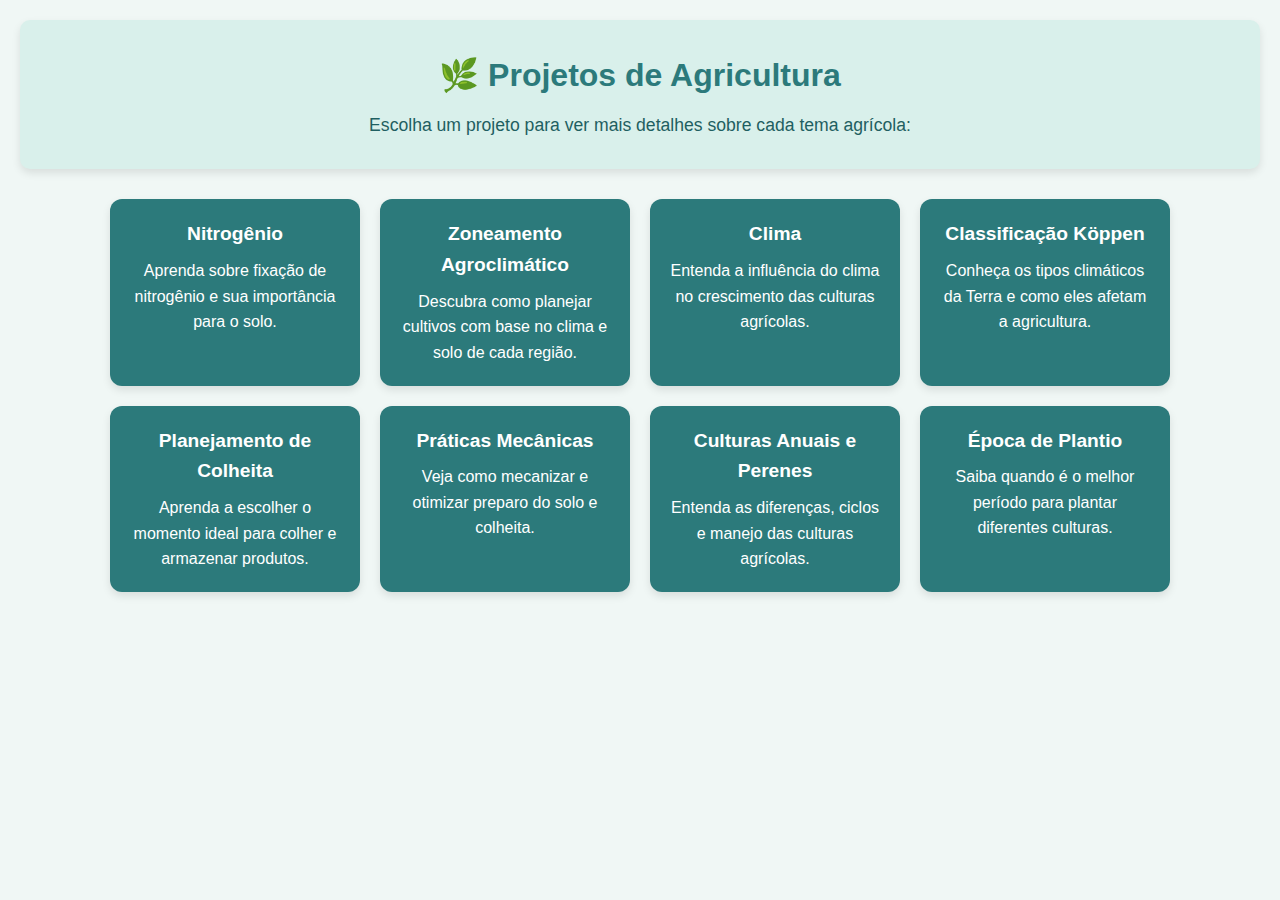
<file: index.html>
<!DOCTYPE html>
<html lang="pt-BR">
<head>
  <meta charset="UTF-8">
  <meta name="viewport" content="width=device-width, initial-scale=1.0">
  <title>🌿 Projetos de Agricultura</title>
  <style>
    /* Reset básico */
    * {
      margin: 0;
      padding: 0;
      box-sizing: border-box;
    }

    body {
      font-family: Arial, sans-serif;
      background-color: #f0f7f5; /* verde suave */
      color: #2c7a7b; /* verde escuro */
      line-height: 1.6;
      padding: 20px;
    }

    header {
      text-align: center;
      background-color: #d9f0eb;
      padding: 30px 20px;
      border-radius: 10px;
      box-shadow: 0 4px 8px rgba(0,0,0,0.1);
      margin-bottom: 30px;
    }

    header h1 {
      font-size: 2em;
      margin-bottom: 10px;
    }

    header p {
      font-size: 1.1em;
      color: #1f5f61;
    }

    /* Container dos projetos */
    main.projetos-container {
      display: flex;
      flex-wrap: wrap;
      justify-content: center;
      gap: 20px;
    }

    /* Botões de projetos */
    .projeto-btn {
      display: block;
      background-color: #2c7a7b;
      color: white;
      text-decoration: none;
      padding: 20px;
      width: 250px;
      border-radius: 12px;
      box-shadow: 0 4px 8px rgba(0,0,0,0.1);
      transition: transform 0.2s, background-color 0.2s;
      text-align: center;
    }

    .projeto-btn strong {
      display: block;
      font-size: 1.2em;
      margin-bottom: 8px;
    }

    .projeto-btn:hover {
      background-color: #1f5f61;
      transform: translateY(-3px);
    }

    /* Responsividade para tablets e celulares */
    @media (max-width: 1024px) {
      .projeto-btn {
        width: 45%;
      }
    }

    @media (max-width: 768px) {
      main.projetos-container {
        flex-direction: column;
        align-items: center;
      }

      .projeto-btn {
        width: 90%;
        padding: 15px;
        font-size: 1em;
      }

      header h1 {
        font-size: 1.7em;
      }

      header p {
        font-size: 1em;
      }
    }
  </style>
</head>
<body>

<header>
  <h1>🌿 Projetos de Agricultura</h1>
  <p>Escolha um projeto para ver mais detalhes sobre cada tema agrícola:</p>
</header>

<main class="projetos-container">
  <a href="projetos/nitrogenio.html" class="projeto-btn">
    <strong>Nitrogênio</strong>
    Aprenda sobre fixação de nitrogênio e sua importância para o solo.
  </a>

  <a href="projetos/zoneamento.html" class="projeto-btn">
    <strong>Zoneamento Agroclimático</strong>
    Descubra como planejar cultivos com base no clima e solo de cada região.
  </a>

  <a href="projetos/clima.html" class="projeto-btn">
    <strong>Clima</strong>
    Entenda a influência do clima no crescimento das culturas agrícolas.
  </a>

  <a href="projetos/koppen.html" class="projeto-btn">
    <strong>Classificação Köppen</strong>
    Conheça os tipos climáticos da Terra e como eles afetam a agricultura.
  </a>

  <a href="projetos/colheita.html" class="projeto-btn">
    <strong>Planejamento de Colheita</strong>
    Aprenda a escolher o momento ideal para colher e armazenar produtos.
  </a>

  <a href="projetos/mecanicas.html" class="projeto-btn">
    <strong>Práticas Mecânicas</strong>
    Veja como mecanizar e otimizar preparo do solo e colheita.
  </a>

  <a href="projetos/culturas.html" class="projeto-btn">
    <strong>Culturas Anuais e Perenes</strong>
    Entenda as diferenças, ciclos e manejo das culturas agrícolas.
  </a>

  <a href="projetos/epoca.html" class="projeto-btn">
    <strong>Época de Plantio</strong>
    Saiba quando é o melhor período para plantar diferentes culturas.
  </a>
</main>

</body>
</html>
</file>
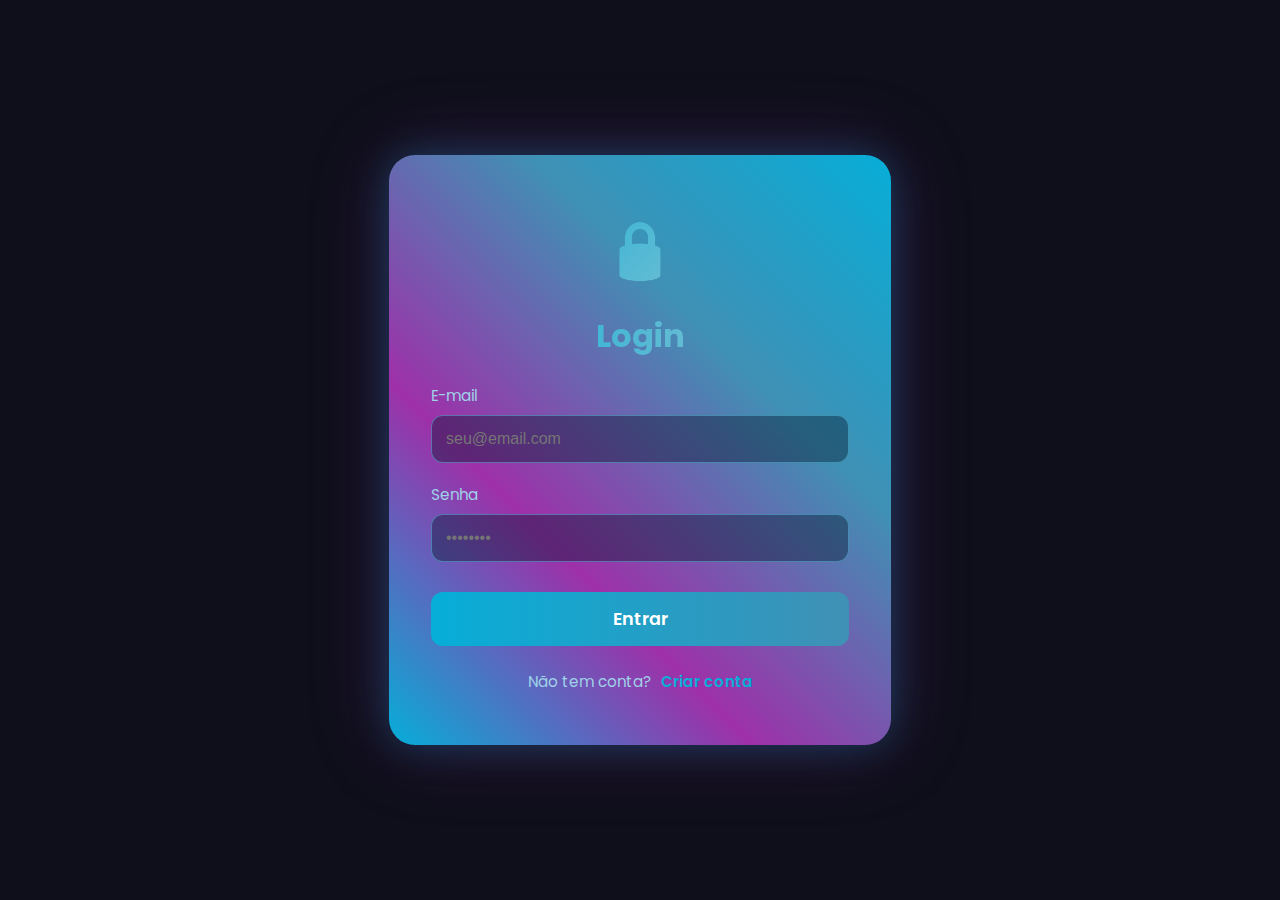
<file: dashboard.html>
<!DOCTYPE html>
<html lang="pt-BR">
<head>
  <meta charset="UTF-8" />
  <meta name="viewport" content="width=device-width, initial-scale=1.0"/>
  <title>Login • Criador de Textos</title>
  <link href="https://fonts.googleapis.com/css2?family=Poppins:wght@400;600&display=swap" rel="stylesheet">
  <style>
    * {
      margin: 0;
      padding: 0;
      box-sizing: border-box;
    }

    body {
      background: #0f0f1b;
      color: #e0f7ff;
      font-family: 'Poppins', sans-serif;
      min-height: 100vh;
      display: flex;
      align-items: center;
      justify-content: center;
      padding: 20px;
    }

    .auth-container {
      background: rgba(15, 15, 35, 0.7);
      backdrop-filter: blur(12px);
      border-radius: 24px;
      padding: 50px 40px;
      width: 90%;
      max-width: 500px;
      text-align: center;
      box-shadow: 
        0 0 40px rgba(0, 200, 255, 0.25),
        0 0 80px rgba(158, 48, 169, 0.25);
      border: 1px solid rgba(102, 224, 255, 0.35);
      position: relative;
      z-index: 10;
    }

    .auth-container::before {
      content: "";
      position: absolute;
      top: -2px;
      left: -2px;
      right: -2px;
      bottom: -2px;
      background: linear-gradient(45deg, #06aed8, #9e30a9, #4090b5, #06aed8);
      z-index: -1;
      border-radius: 26px;
      animation: borderRotate 8s linear infinite;
    }

    @keyframes borderRotate {
      0% { transform: rotate(0deg); }
      100% { transform: rotate(360deg); }
    }

    .logo {
      font-size: 3.5rem;
      margin-bottom: 20px;
      background: linear-gradient(135deg, #06aed8, #9fc4d0);
      -webkit-background-clip: text;
      background-clip: text;
      color: transparent;
    }

    h1 {
      font-size: 2rem;
      margin-bottom: 24px;
      background: linear-gradient(90deg, #06aed8, #9fc4d0);
      -webkit-background-clip: text;
      background-clip: text;
      color: transparent;
      font-weight: 700;
    }

    .form-group {
      margin-bottom: 20px;
      text-align: left;
    }

    label {
      display: block;
      margin-bottom: 8px;
      color: #a0d2e8;
      font-size: 0.95rem;
    }

    input {
      width: 100%;
      padding: 14px;
      border-radius: 12px;
      border: 1px solid rgba(102, 224, 255, 0.4);
      background: rgba(0, 20, 40, 0.4);
      color: #e0f7ff;
      font-size: 1rem;
      outline: none;
      transition: border 0.3s;
    }

    input:focus {
      border-color: #06aed8;
      box-shadow: 0 0 0 3px rgba(6, 174, 216, 0.2);
    }

    .btn {
      width: 100%;
      padding: 14px;
      border: none;
      border-radius: 12px;
      font-size: 1.1rem;
      font-weight: 600;
      cursor: pointer;
      transition: all 0.3s ease;
      font-family: 'Poppins', sans-serif;
      margin-top: 10px;
    }

    .btn-primary {
      background: linear-gradient(90deg, #06aed8, #4090b5);
      color: white;
    }

    .btn-primary:hover {
      opacity: 0.9;
      transform: translateY(-2px);
    }

    .btn-secondary {
      background: transparent;
      color: #ff6b6b;
      border: 2px solid #ff6b6b;
    }

    .btn-secondary:hover {
      background: rgba(255, 107, 107, 0.15);
    }

    .error {
      color: #ff6b6b;
      font-size: 0.9rem;
      margin-top: 8px;
      display: none;
    }

    .switch-form {
      margin-top: 24px;
      color: #a0d2e8;
      font-size: 0.95rem;
    }

    .switch-form a {
      color: #06aed8;
      text-decoration: none;
      font-weight: 600;
      margin-left: 6px;
      cursor: pointer;
    }

    .switch-form a:hover {
      text-decoration: underline;
    }

    @media (max-width: 600px) {
      .auth-container {
        padding: 40px 25px;
      }
      h1 {
        font-size: 1.8rem;
      }
    }
  </style>
</head>
<body>
  <!-- Tela de Login -->
  <div id="loginSection" class="auth-container">
    <div class="logo">🔒</div>
    <h1>Login</h1>
    <form id="loginForm">
      <div class="form-group">
        <label for="loginEmail">E-mail</label>
        <input type="email" id="loginEmail" placeholder="seu@email.com" required>
      </div>
      <div class="form-group">
        <label for="loginPassword">Senha</label>
        <input type="password" id="loginPassword" placeholder="••••••••" required minlength="6">
      </div>
      <div class="error" id="loginError">E-mail ou senha incorretos.</div>
      <button type="submit" class="btn btn-primary">Entrar</button>
    </form>
    <div class="switch-form">
      Não tem conta? <a onclick="showRegister()">Criar conta</a>
    </div>
  </div>

  <!-- Tela de Cadastro -->
  <div id="registerSection" class="auth-container" style="display: none;">
    <div class="logo">📝</div>
    <h1>Criar Conta</h1>
    <form id="registerForm">
      <div class="form-group">
        <label for="registerEmail">E-mail</label>
        <input type="email" id="registerEmail" placeholder="seu@email.com" required>
      </div>
      <div class="form-group">
        <label for="registerPassword">Senha</label>
        <input type="password" id="registerPassword" placeholder="Mínimo 6 caracteres" required minlength="6">
      </div>
      <div class="error" id="registerError"></div>
      <button type="submit" class="btn btn-primary">Criar Conta</button>
    </form>
    <div class="switch-form">
      Já tem conta? <a onclick="showLogin()">Fazer login</a>
    </div>
  </div>

  <script>
    function showLogin() {
      document.getElementById('loginSection').style.display = 'block';
      document.getElementById('registerSection').style.display = 'none';
      document.getElementById('loginError').style.display = 'none';
      document.getElementById('registerError').style.display = 'none';
    }

    function showRegister() {
      document.getElementById('registerSection').style.display = 'block';
      document.getElementById('loginSection').style.display = 'none';
      document.getElementById('loginError').style.display = 'none';
      document.getElementById('registerError').style.display = 'none';
    }

    function getAccounts() {
      const accounts = localStorage.getItem('userAccounts');
      return accounts ? JSON.parse(accounts) : [];
    }

    function saveAccounts(accounts) {
      localStorage.setItem('userAccounts', JSON.stringify(accounts));
    }

    // Login
    document.getElementById('loginForm').addEventListener('submit', function(e) {
      e.preventDefault();
      const email = document.getElementById('loginEmail').value.trim();
      const password = document.getElementById('loginPassword').value;
      const errorEl = document.getElementById('loginError');

      const accounts = getAccounts();
      const user = accounts.find(acc => acc.email === email && acc.password === password);

      if (user) {
        window.location.href = 'dashboard.html';
      } else {
        errorEl.style.display = 'block';
        setTimeout(() => {
          errorEl.style.display = 'none';
        }, 3000);
      }
    });

    // Cadastro
    document.getElementById('registerForm').addEventListener('submit', function(e) {
      e.preventDefault();
      const email = document.getElementById('registerEmail').value.trim();
      const password = document.getElementById('registerPassword').value;
      const errorEl = document.getElementById('registerError');

      if (password.length < 6) {
        errorEl.textContent = "A senha deve ter pelo menos 6 caracteres.";
        errorEl.style.display = 'block';
        return;
      }

      const accounts = getAccounts();
      if (accounts.some(acc => acc.email === email)) {
        errorEl.textContent = "Este e-mail já está cadastrado.";
        errorEl.style.display = 'block';
        return;
      }

      accounts.push({ email, password });
      saveAccounts(accounts);
      alert("Conta criada com sucesso!");
      showLogin();
    });
  </script>
</body>
</html>
</file>
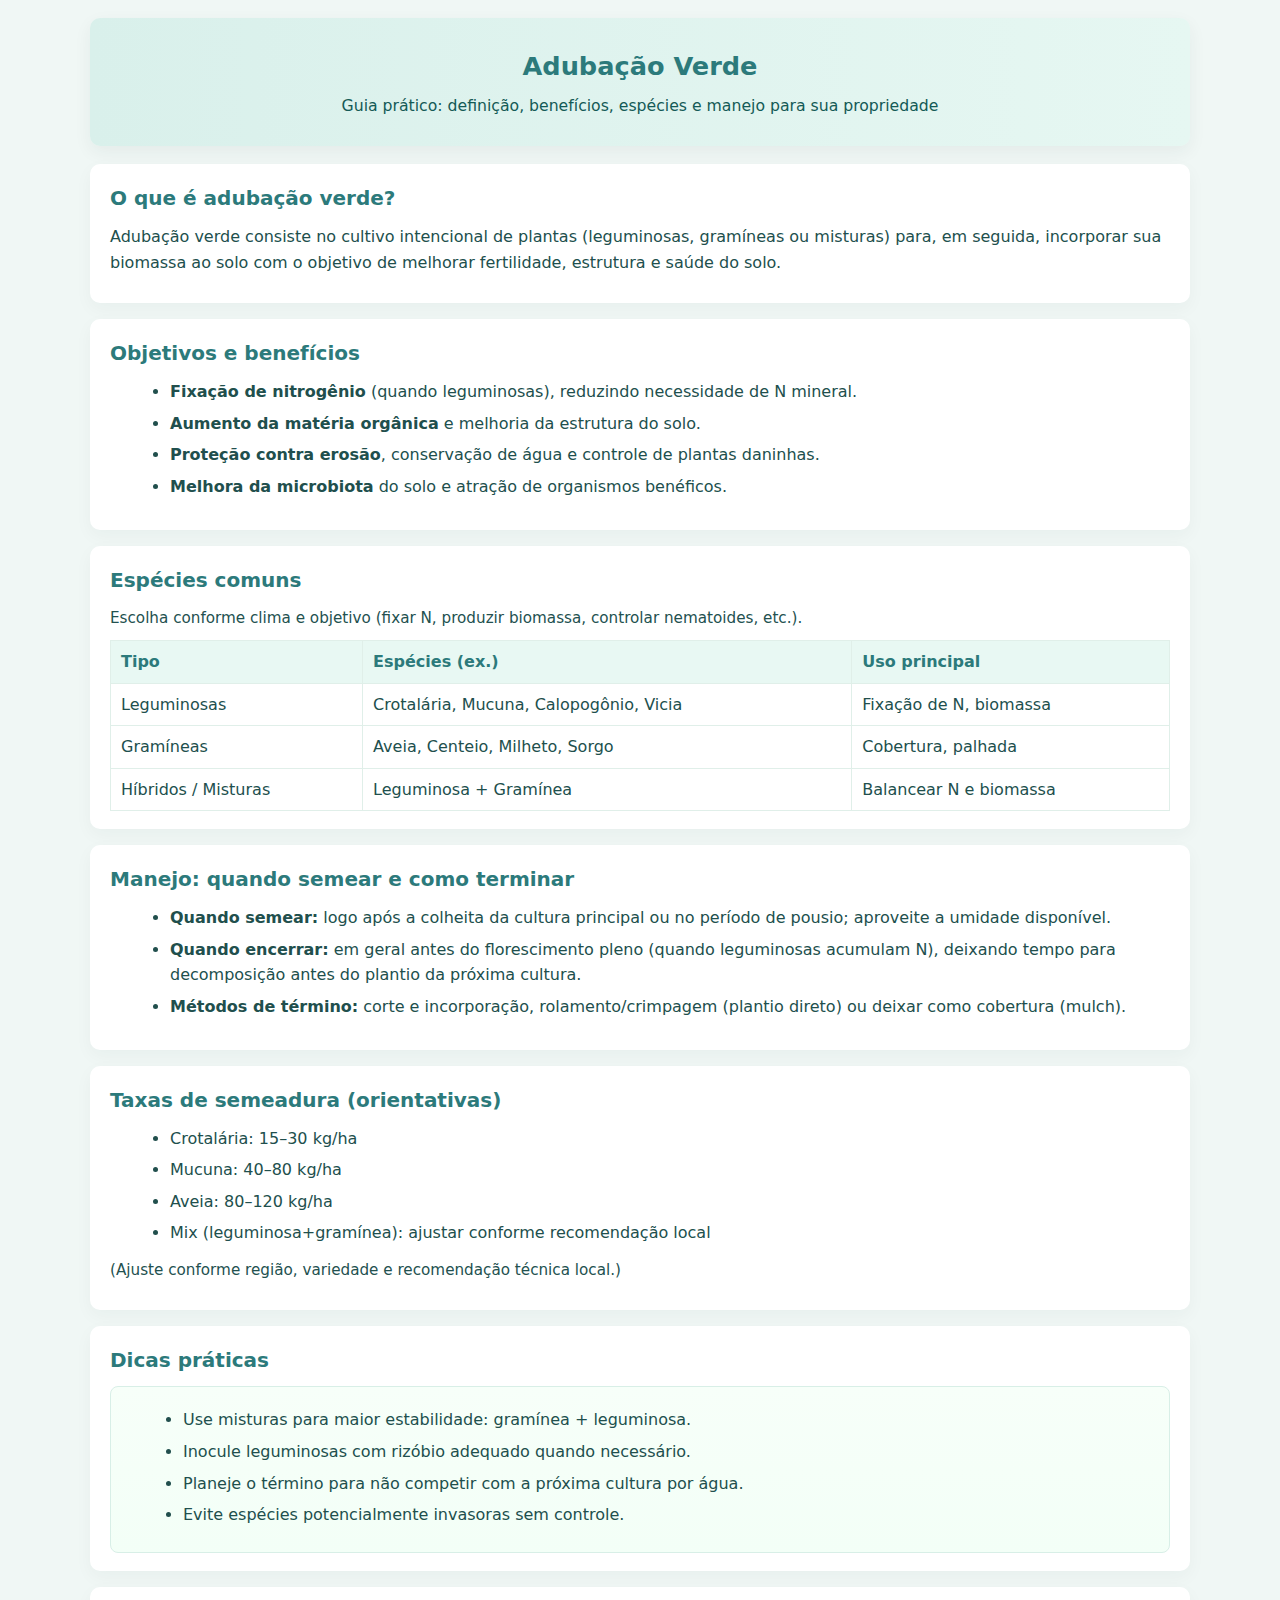
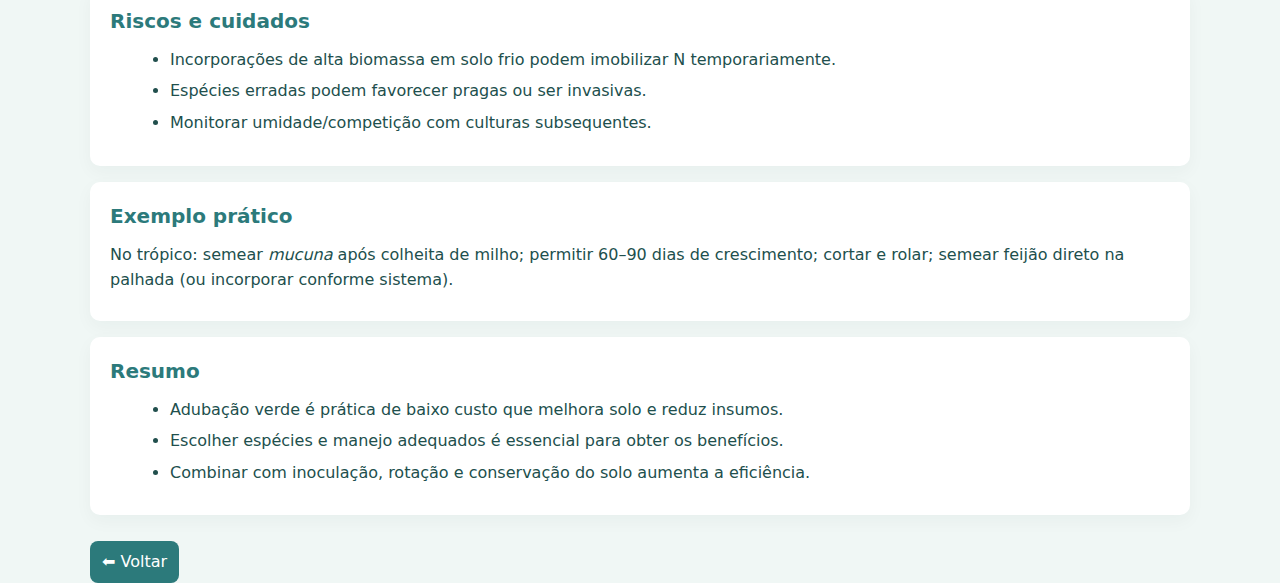
<file: projetos/adubacao_verde.html>
<!DOCTYPE html>
<html lang="pt-BR">
<head>
<meta charset="utf-8" />
<meta name="viewport" content="width=device-width,initial-scale=1" />
<title>Adubação Verde — Guia Prático</title>
<style>
  /* Estilo simples, limpo e responsivo */
  :root{
    --verde-escuro:#2c7a7b;
    --verde-claro:#d9f0eb;
    --fundo:#f0f7f5;
    --branco:#ffffff;
    --texto:#214f4d;
  }
  *{box-sizing:border-box}
  html,body{height:100%}
  body{
    margin:0;
    font-family: system-ui, -apple-system, "Segoe UI", Roboto, "Helvetica Neue", Arial;
    background:var(--fundo);
    color:var(--texto);
    line-height:1.6;
    padding:18px;
    display:flex;
    flex-direction:column;
    align-items:center;
  }

  header{
    width:100%;
    max-width:1100px;
    background:linear-gradient(90deg,var(--verde-claro),#e6f7f2);
    border-radius:10px;
    padding:28px 22px;
    box-shadow:0 6px 18px rgba(34,50,50,0.06);
    text-align:center;
    margin-bottom:18px;
  }
  header h1{margin:0 0 6px;font-size:1.6rem;color:var(--verde-escuro)}
  header p{margin:0;color:#145a56;font-size:0.98rem}

  main{
    width:100%;
    max-width:1100px;
  }

  .card{
    background:var(--branco);
    border-radius:10px;
    padding:18px 20px;
    box-shadow:0 6px 18px rgba(34,50,50,0.04);
    margin-bottom:16px;
  }

  h2{color:var(--verde-escuro);margin:0 0 10px;font-size:1.25rem}
  h3{color:#145a56;margin:12px 0 8px;font-size:1.05rem}
  p{margin:0 0 10px}
  ul{margin:8px 0 12px 20px}
  li{margin-bottom:6px}

  .table{
    width:100%;
    overflow:auto;
    margin-top:8px;
  }
  table{border-collapse:collapse;width:100%;min-width:520px}
  th,td{border:1px solid #e0efe9;padding:8px 10px;text-align:left}
  th{background:#e8f8f3;color:var(--verde-escuro)}

  .tips{
    background:linear-gradient(180deg,#f7fff9,#f3fff7);
    border:1px solid #d8efe7;
    padding:12px;
    border-radius:8px;
  }

  .small{font-size:0.95rem;color:#23514f}

  /* botão voltar */
  .back{
    display:inline-block;
    margin-top:10px;
    background:var(--verde-escuro);
    color:#fff;
    padding:8px 12px;
    border-radius:8px;
    text-decoration:none;
    transition:transform .15s,opacity .15s;
  }
  .back:hover{transform:translateY(-3px);opacity:0.95}

  /* Responsivo */
  @media (max-width:900px){
    header h1{font-size:1.4rem}
    .card{padding:14px}
    th,td{font-size:0.95rem}
  }
  @media (max-width:520px){
    body{padding:12px}
    header{padding:18px}
    h2{font-size:1.05rem}
    header p{font-size:0.9rem}
  }
</style>
</head>
<body>

<header>
  <h1>Adubação Verde</h1>
  <p>Guia prático: definição, benefícios, espécies e manejo para sua propriedade</p>
</header>

<main>

  <article class="card">
    <h2>O que é adubação verde?</h2>
    <p>Adubação verde consiste no cultivo intencional de plantas (leguminosas, gramíneas ou misturas) para, em seguida, incorporar sua biomassa ao solo com o objetivo de melhorar fertilidade, estrutura e saúde do solo.</p>
  </article>

  <article class="card">
    <h2>Objetivos e benefícios</h2>
    <ul>
      <li><strong>Fixação de nitrogênio</strong> (quando leguminosas), reduzindo necessidade de N mineral.</li>
      <li><strong>Aumento da matéria orgânica</strong> e melhoria da estrutura do solo.</li>
      <li><strong>Proteção contra erosão</strong>, conservação de água e controle de plantas daninhas.</li>
      <li><strong>Melhora da microbiota</strong> do solo e atração de organismos benéficos.</li>
    </ul>
  </article>

  <article class="card">
    <h2>Espécies comuns</h2>
    <p class="small">Escolha conforme clima e objetivo (fixar N, produzir biomassa, controlar nematoides, etc.).</p>
    <div class="table">
      <table>
        <thead>
          <tr><th>Tipo</th><th>Espécies (ex.)</th><th>Uso principal</th></tr>
        </thead>
        <tbody>
          <tr><td>Leguminosas</td><td>Crotalária, Mucuna, Calopogônio, Vicia</td><td>Fixação de N, biomassa</td></tr>
          <tr><td>Gramíneas</td><td>Aveia, Centeio, Milheto, Sorgo</td><td>Cobertura, palhada</td></tr>
          <tr><td>Híbridos / Misturas</td><td>Leguminosa + Gramínea</td><td>Balancear N e biomassa</td></tr>
        </tbody>
      </table>
    </div>
  </article>

  <article class="card">
    <h2>Manejo: quando semear e como terminar</h2>
    <ul>
      <li><strong>Quando semear:</strong> logo após a colheita da cultura principal ou no período de pousio; aproveite a umidade disponível.</li>
      <li><strong>Quando encerrar:</strong> em geral antes do florescimento pleno (quando leguminosas acumulam N), deixando tempo para decomposição antes do plantio da próxima cultura.</li>
      <li><strong>Métodos de término:</strong> corte e incorporação, rolamento/crimpagem (plantio direto) ou deixar como cobertura (mulch).</li>
    </ul>
  </article>

  <article class="card">
    <h2>Taxas de semeadura (orientativas)</h2>
    <ul>
      <li>Crotalária: 15–30 kg/ha</li>
      <li>Mucuna: 40–80 kg/ha</li>
      <li>Aveia: 80–120 kg/ha</li>
      <li>Mix (leguminosa+gramínea): ajustar conforme recomendação local</li>
    </ul>
    <p class="small">(Ajuste conforme região, variedade e recomendação técnica local.)</p>
  </article>

  <article class="card">
    <h2>Dicas práticas</h2>
    <div class="tips">
      <ul>
        <li>Use misturas para maior estabilidade: gramínea + leguminosa.</li>
        <li>Inocule leguminosas com rizóbio adequado quando necessário.</li>
        <li>Planeje o término para não competir com a próxima cultura por água.</li>
        <li>Evite espécies potencialmente invasoras sem controle.</li>
      </ul>
    </div>
  </article>

  <article class="card">
    <h2>Riscos e cuidados</h2>
    <ul>
      <li>Incorporações de alta biomassa em solo frio podem imobilizar N temporariamente.</li>
      <li>Espécies erradas podem favorecer pragas ou ser invasivas.</li>
      <li>Monitorar umidade/competição com culturas subsequentes.</li>
    </ul>
  </article>

  <article class="card">
    <h2>Exemplo prático</h2>
    <p>No trópico: semear <em>mucuna</em> após colheita de milho; permitir 60–90 dias de crescimento; cortar e rolar; semear feijão direto na palhada (ou incorporar conforme sistema).</p>
  </article>

  <article class="card">
    <h2>Resumo</h2>
    <ul>
      <li>Adubação verde é prática de baixo custo que melhora solo e reduz insumos.</li>
      <li>Escolher espécies e manejo adequados é essencial para obter os benefícios.</li>
      <li>Combinar com inoculação, rotação e conservação do solo aumenta a eficiência.</li>
    </ul>
  </article>

  <a href="../index.html" class="back">⬅ Voltar</a>

</main>

</body>
</html>
</file>
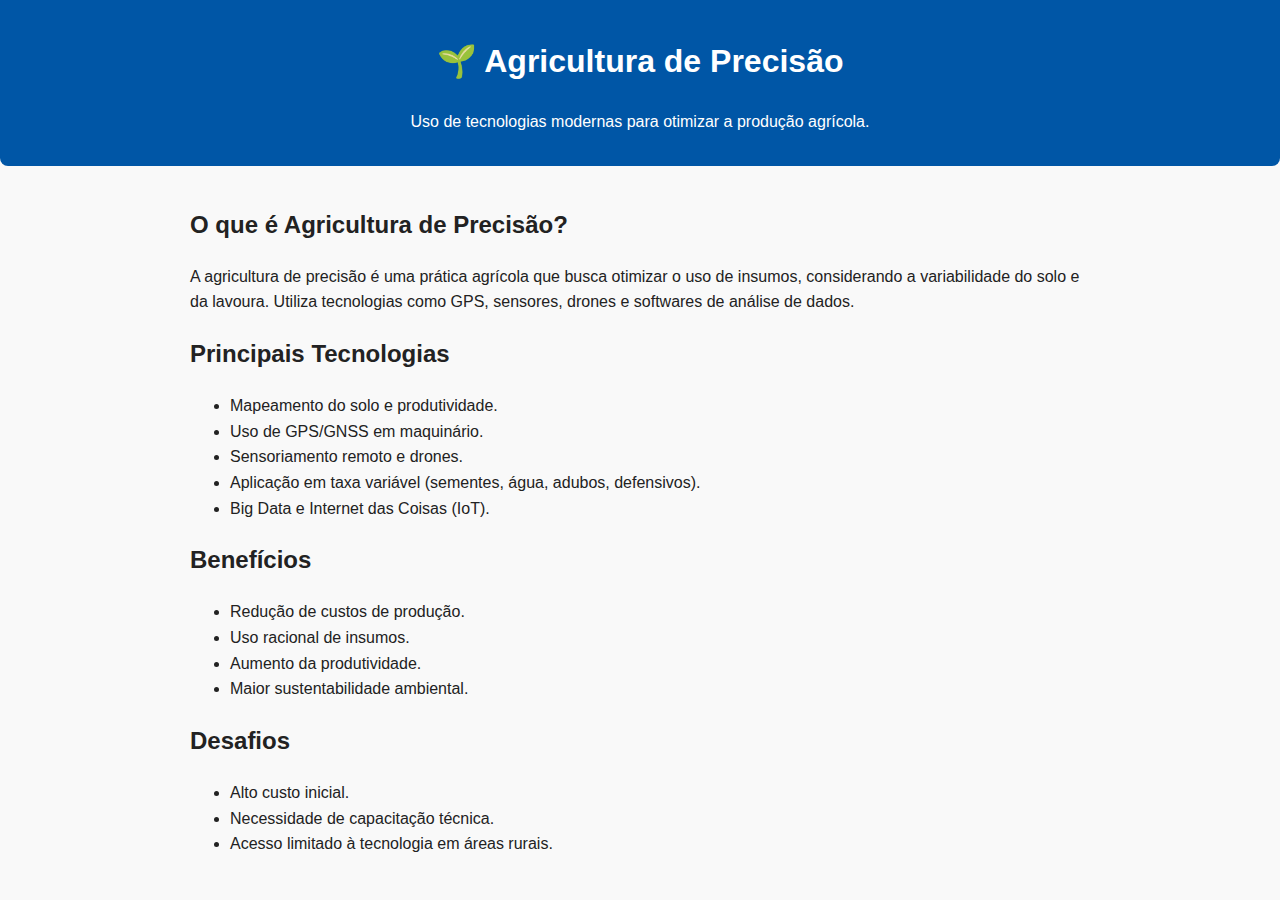
<file: projetos/agricultura_de_precisao.html>
<!DOCTYPE html>
<html lang="pt-BR">
<head>
  <meta charset="UTF-8">
  <meta name="viewport" content="width=device-width, initial-scale=1.0">
  <title>Agricultura de Precisão</title>
  <link rel="stylesheet" href="../style.css">
</head>
<body>

  <header>
    <h1>🌱 Agricultura de Precisão</h1>
    <p>Uso de tecnologias modernas para otimizar a produção agrícola.</p>
  </header>

  <main>
    <section>
      <h2>O que é Agricultura de Precisão?</h2>
      <p>
        A agricultura de precisão é uma prática agrícola que busca otimizar o uso de insumos, 
        considerando a variabilidade do solo e da lavoura. 
        Utiliza tecnologias como GPS, sensores, drones e softwares de análise de dados.
      </p>
    </section>

    <section>
      <h2>Principais Tecnologias</h2>
      <ul>
        <li>Mapeamento do solo e produtividade.</li>
        <li>Uso de GPS/GNSS em maquinário.</li>
        <li>Sensoriamento remoto e drones.</li>
        <li>Aplicação em taxa variável (sementes, água, adubos, defensivos).</li>
        <li>Big Data e Internet das Coisas (IoT).</li>
      </ul>
    </section>

    <section>
      <h2>Benefícios</h2>
      <ul>
        <li>Redução de custos de produção.</li>
        <li>Uso racional de insumos.</li>
        <li>Aumento da produtividade.</li>
        <li>Maior sustentabilidade ambiental.</li>
      </ul>
    </section>

    <section>
      <h2>Desafios</h2>
      <ul>
        <li>Alto custo inicial.</li>
        <li>Necessidade de capacitação técnica.</li>
        <li>Acesso limitado à tecnologia em áreas rurais.</li>
      </ul>
    </section>
  </main>

</body>
</html>
</file>
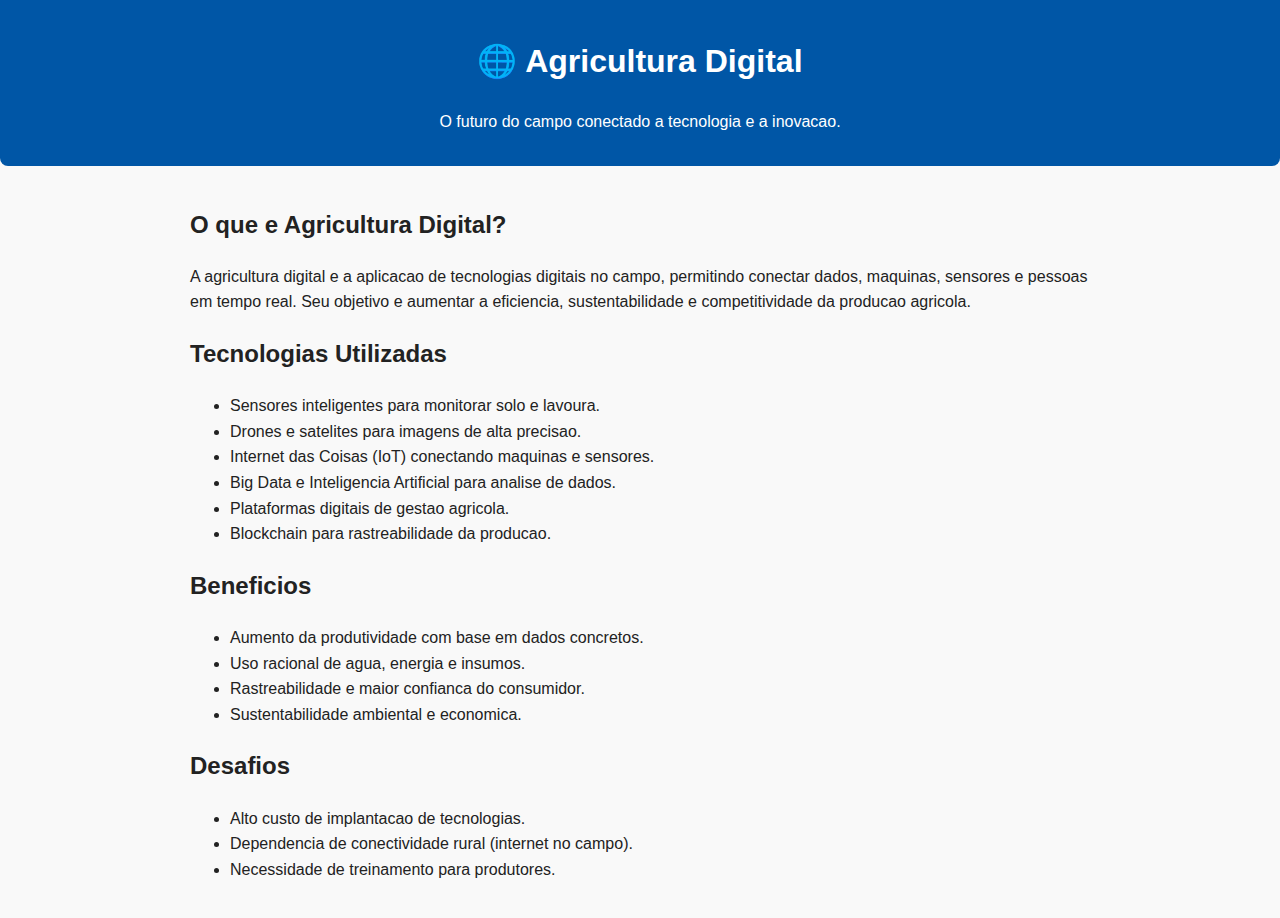
<file: projetos/agricultura_digital.html>
<!DOCTYPE html>
<html lang="pt-BR">
<head>
  <meta charset="UTF-8">
  <meta name="viewport" content="width=device-width, initial-scale=1.0">
  <title>Agricultura Digital</title>
  <link rel="stylesheet" href="../style.css">
</head>
<body>

  <header>
    <h1>🌐 Agricultura Digital</h1>
    <p>O futuro do campo conectado a tecnologia e a inovacao.</p>
  </header>

  <main>
    <section>
      <h2>O que e Agricultura Digital?</h2>
      <p>
        A agricultura digital e a aplicacao de tecnologias digitais no campo, 
        permitindo conectar dados, maquinas, sensores e pessoas em tempo real. 
        Seu objetivo e aumentar a eficiencia, sustentabilidade e competitividade da producao agricola.
      </p>
    </section>

    <section>
      <h2>Tecnologias Utilizadas</h2>
      <ul>
        <li>Sensores inteligentes para monitorar solo e lavoura.</li>
        <li>Drones e satelites para imagens de alta precisao.</li>
        <li>Internet das Coisas (IoT) conectando maquinas e sensores.</li>
        <li>Big Data e Inteligencia Artificial para analise de dados.</li>
        <li>Plataformas digitais de gestao agricola.</li>
        <li>Blockchain para rastreabilidade da producao.</li>
      </ul>
    </section>

    <section>
      <h2>Beneficios</h2>
      <ul>
        <li>Aumento da produtividade com base em dados concretos.</li>
        <li>Uso racional de agua, energia e insumos.</li>
        <li>Rastreabilidade e maior confianca do consumidor.</li>
        <li>Sustentabilidade ambiental e economica.</li>
      </ul>
    </section>

    <section>
      <h2>Desafios</h2>
      <ul>
        <li>Alto custo de implantacao de tecnologias.</li>
        <li>Dependencia de conectividade rural (internet no campo).</li>
        <li>Necessidade de treinamento para produtores.</li>
      </ul>
    </section>
  </main>

</body>
</html>
</file>
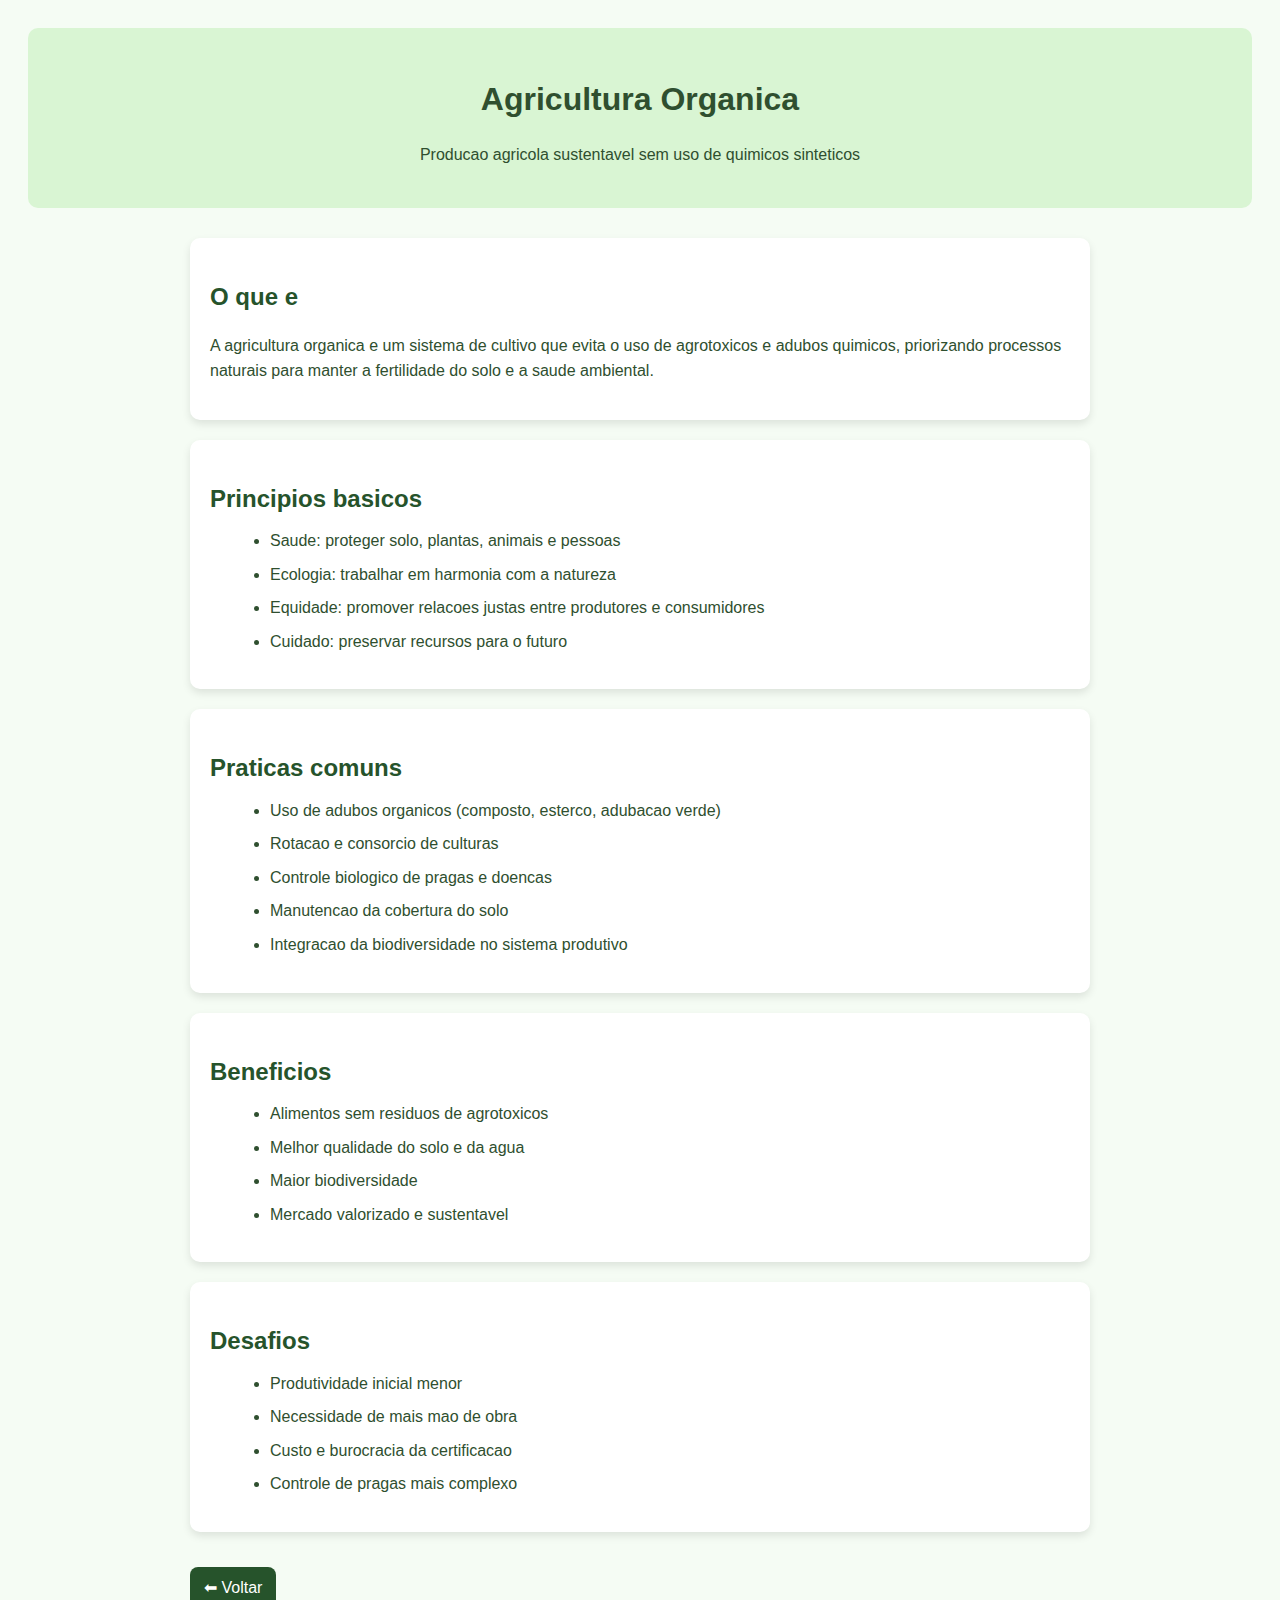
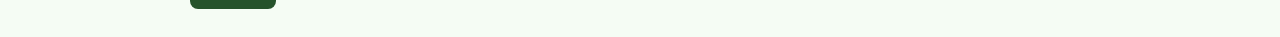
<file: projetos/agricultura_orgânica.html>
<!DOCTYPE html>
<html lang="pt-BR">
<head>
  <meta charset="UTF-8">
  <meta name="viewport" content="width=device-width, initial-scale=1.0">
  <title>Agricultura Organica</title>
  <style>
    body {
      font-family: Arial, sans-serif;
      background-color: #f5fcf4;
      color: #2f4f2f;
      line-height: 1.6;
      padding: 20px;
    }
    header {
      text-align: center;
      background-color: #d9f5d3;
      padding: 25px 20px;
      border-radius: 10px;
      margin-bottom: 30px;
    }
    header h1 { margin-bottom: 10px; }
    main { max-width: 900px; margin: auto; }
    section {
      background: white;
      padding: 20px;
      border-radius: 10px;
      margin-bottom: 20px;
      box-shadow: 0 4px 8px rgba(0,0,0,0.1);
    }
    h2 { color: #26532b; margin-bottom: 10px; }
    ul { margin: 10px 0 15px 20px; }
    li { margin-bottom: 8px; }
    a.voltar {
      display: inline-block;
      margin-top: 15px;
      background: #26532b;
      color: white;
      padding: 8px 14px;
      border-radius: 8px;
      text-decoration: none;
    }
    a.voltar:hover { background: #1e3f20; }
  </style>
</head>
<body>
  <header>
    <h1>Agricultura Organica</h1>
    <p>Producao agricola sustentavel sem uso de quimicos sinteticos</p>
  </header>

  <main>
    <section>
      <h2>O que e</h2>
      <p>A agricultura organica e um sistema de cultivo que evita o uso de agrotoxicos e adubos quimicos, priorizando processos naturais para manter a fertilidade do solo e a saude ambiental.</p>
    </section>

    <section>
      <h2>Principios basicos</h2>
      <ul>
        <li>Saude: proteger solo, plantas, animais e pessoas</li>
        <li>Ecologia: trabalhar em harmonia com a natureza</li>
        <li>Equidade: promover relacoes justas entre produtores e consumidores</li>
        <li>Cuidado: preservar recursos para o futuro</li>
      </ul>
    </section>

    <section>
      <h2>Praticas comuns</h2>
      <ul>
        <li>Uso de adubos organicos (composto, esterco, adubacao verde)</li>
        <li>Rotacao e consorcio de culturas</li>
        <li>Controle biologico de pragas e doencas</li>
        <li>Manutencao da cobertura do solo</li>
        <li>Integracao da biodiversidade no sistema produtivo</li>
      </ul>
    </section>

    <section>
      <h2>Beneficios</h2>
      <ul>
        <li>Alimentos sem residuos de agrotoxicos</li>
        <li>Melhor qualidade do solo e da agua</li>
        <li>Maior biodiversidade</li>
        <li>Mercado valorizado e sustentavel</li>
      </ul>
    </section>

    <section>
      <h2>Desafios</h2>
      <ul>
        <li>Produtividade inicial menor</li>
        <li>Necessidade de mais mao de obra</li>
        <li>Custo e burocracia da certificacao</li>
        <li>Controle de pragas mais complexo</li>
      </ul>
    </section>

    <a href="../index.html" class="voltar">⬅ Voltar</a>
  </main>
</body>
</html>
</file>
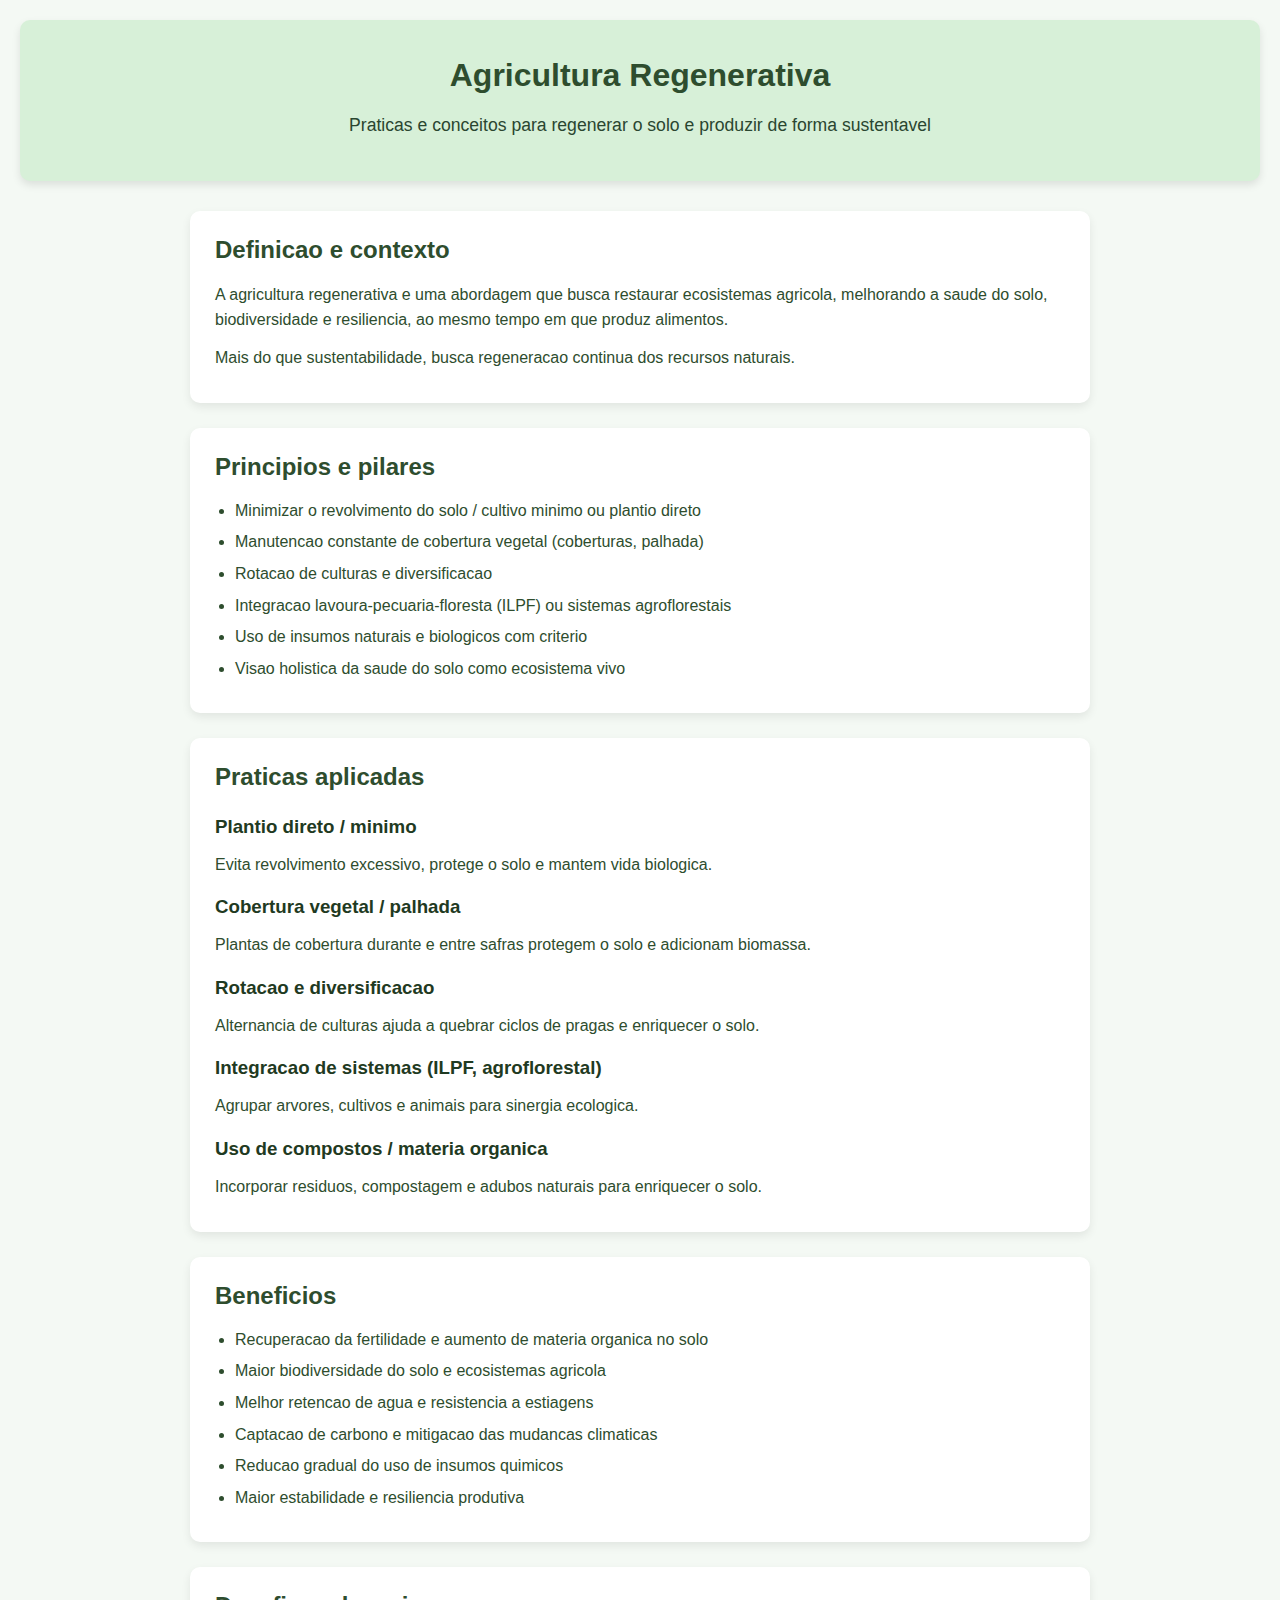
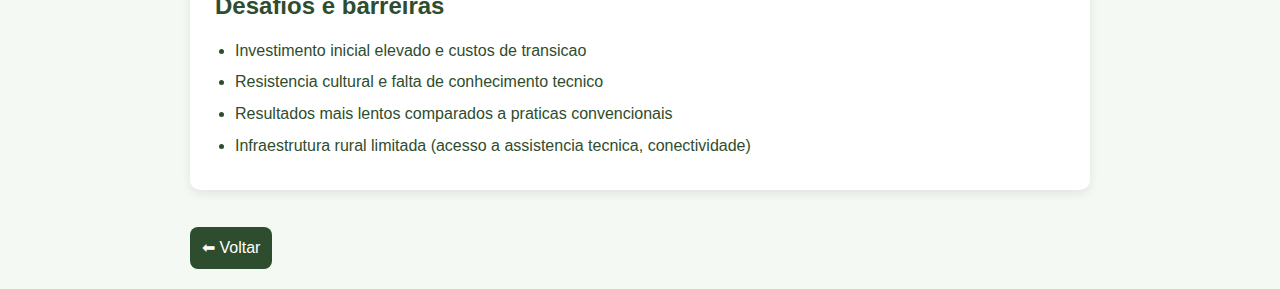
<file: projetos/agricultura_regenerativa.html>
<!DOCTYPE html>
<html lang="pt-BR">
<head>
  <meta charset="UTF-8">
  <meta name="viewport" content="width=device-width, initial-scale=1.0">
  <title>Agricultura Regenerativa</title>
  <style>
    /* Estilo leve e responsivo */
    * { box-sizing: border-box; margin:0; padding:0; }
    body {
      font-family: Arial, sans-serif;
      background-color: #f4f9f4;
      color: #2e4d2e;
      line-height: 1.6;
      padding: 20px;
    }
    header {
      text-align: center;
      background-color: #d7f0d8;
      padding: 30px 20px;
      border-radius: 10px;
      box-shadow: 0 4px 8px rgba(0,0,0,0.1);
      margin-bottom: 30px;
    }
    header h1 { font-size: 2em; margin-bottom: 10px; }
    header p { font-size: 1.1em; color: #2a4630; }
    main { max-width: 900px; margin: 0 auto; }
    section {
      background: white;
      padding: 20px 25px;
      border-radius: 10px;
      box-shadow: 0 4px 10px rgba(0,0,0,0.08);
      margin-bottom: 25px;
    }
    h2 { color: #2e4d2e; margin-bottom: 12px; }
    h3 { color: #1f3a22; margin-top: 15px; margin-bottom: 10px; }
    ul { margin: 8px 0 12px 20px; }
    li { margin-bottom: 6px; }
    p { margin-bottom: 12px; }
    @media (max-width: 768px) {
      body { padding: 15px; }
      header h1 { font-size: 1.7em; }
      section { padding: 15px 20px; }
    }
  </style>
</head>
<body>
  <header>
    <h1>Agricultura Regenerativa</h1>
    <p>Praticas e conceitos para regenerar o solo e produzir de forma sustentavel</p>
  </header>

  <main>
    <section>
      <h2>Definicao e contexto</h2>
      <p>A agricultura regenerativa e uma abordagem que busca restaurar ecosistemas agricola, melhorando a saude do solo, biodiversidade e resiliencia, ao mesmo tempo em que produz alimentos.</p>
      <p>Mais do que sustentabilidade, busca regeneracao continua dos recursos naturais.</p>
    </section>

    <section>
      <h2>Principios e pilares</h2>
      <ul>
        <li>Minimizar o revolvimento do solo / cultivo minimo ou plantio direto</li>
        <li>Manutencao constante de cobertura vegetal (coberturas, palhada)</li>
        <li>Rotacao de culturas e diversificacao</li>
        <li>Integracao lavoura-pecuaria-floresta (ILPF) ou sistemas agroflorestais</li>
        <li>Uso de insumos naturais e biologicos com criterio</li>
        <li>Visao holistica da saude do solo como ecosistema vivo</li>
      </ul>
    </section>

    <section>
      <h2>Praticas aplicadas</h2>
      <h3>Plantio direto / minimo</h3>
      <p>Evita revolvimento excessivo, protege o solo e mantem vida biologica.</p>
      <h3>Cobertura vegetal / palhada</h3>
      <p>Plantas de cobertura durante e entre safras protegem o solo e adicionam biomassa.</p>
      <h3>Rotacao e diversificacao</h3>
      <p>Alternancia de culturas ajuda a quebrar ciclos de pragas e enriquecer o solo.</p>
      <h3>Integracao de sistemas (ILPF, agroflorestal)</h3>
      <p>Agrupar arvores, cultivos e animais para sinergia ecologica.</p>
      <h3>Uso de compostos / materia organica</h3>
      <p>Incorporar residuos, compostagem e adubos naturais para enriquecer o solo.</p>
    </section>

    <section>
      <h2>Beneficios</h2>
      <ul>
        <li>Recuperacao da fertilidade e aumento de materia organica no solo</li>
        <li>Maior biodiversidade do solo e ecosistemas agricola</li>
        <li>Melhor retencao de agua e resistencia a estiagens</li>
        <li>Captacao de carbono e mitigacao das mudancas climaticas</li>
        <li>Reducao gradual do uso de insumos quimicos</li>
        <li>Maior estabilidade e resiliencia produtiva</li>
      </ul>
    </section>

    <section>
      <h2>Desafios e barreiras</h2>
      <ul>
        <li>Investimento inicial elevado e custos de transicao</li>
        <li>Resistencia cultural e falta de conhecimento tecnico</li>
        <li>Resultados mais lentos comparados a praticas convencionais</li>
        <li>Infraestrutura rural limitada (acesso a assistencia tecnica, conectividade)</li>
      </ul>
    </section>

    <a href="../index.html" style="display:inline-block; margin-top:12px; background:#2e4d2e; color:#fff; padding:8px 12px; border-radius:8px; text-decoration:none;">⬅ Voltar</a>
  </main>
</body>
</html>
</file>
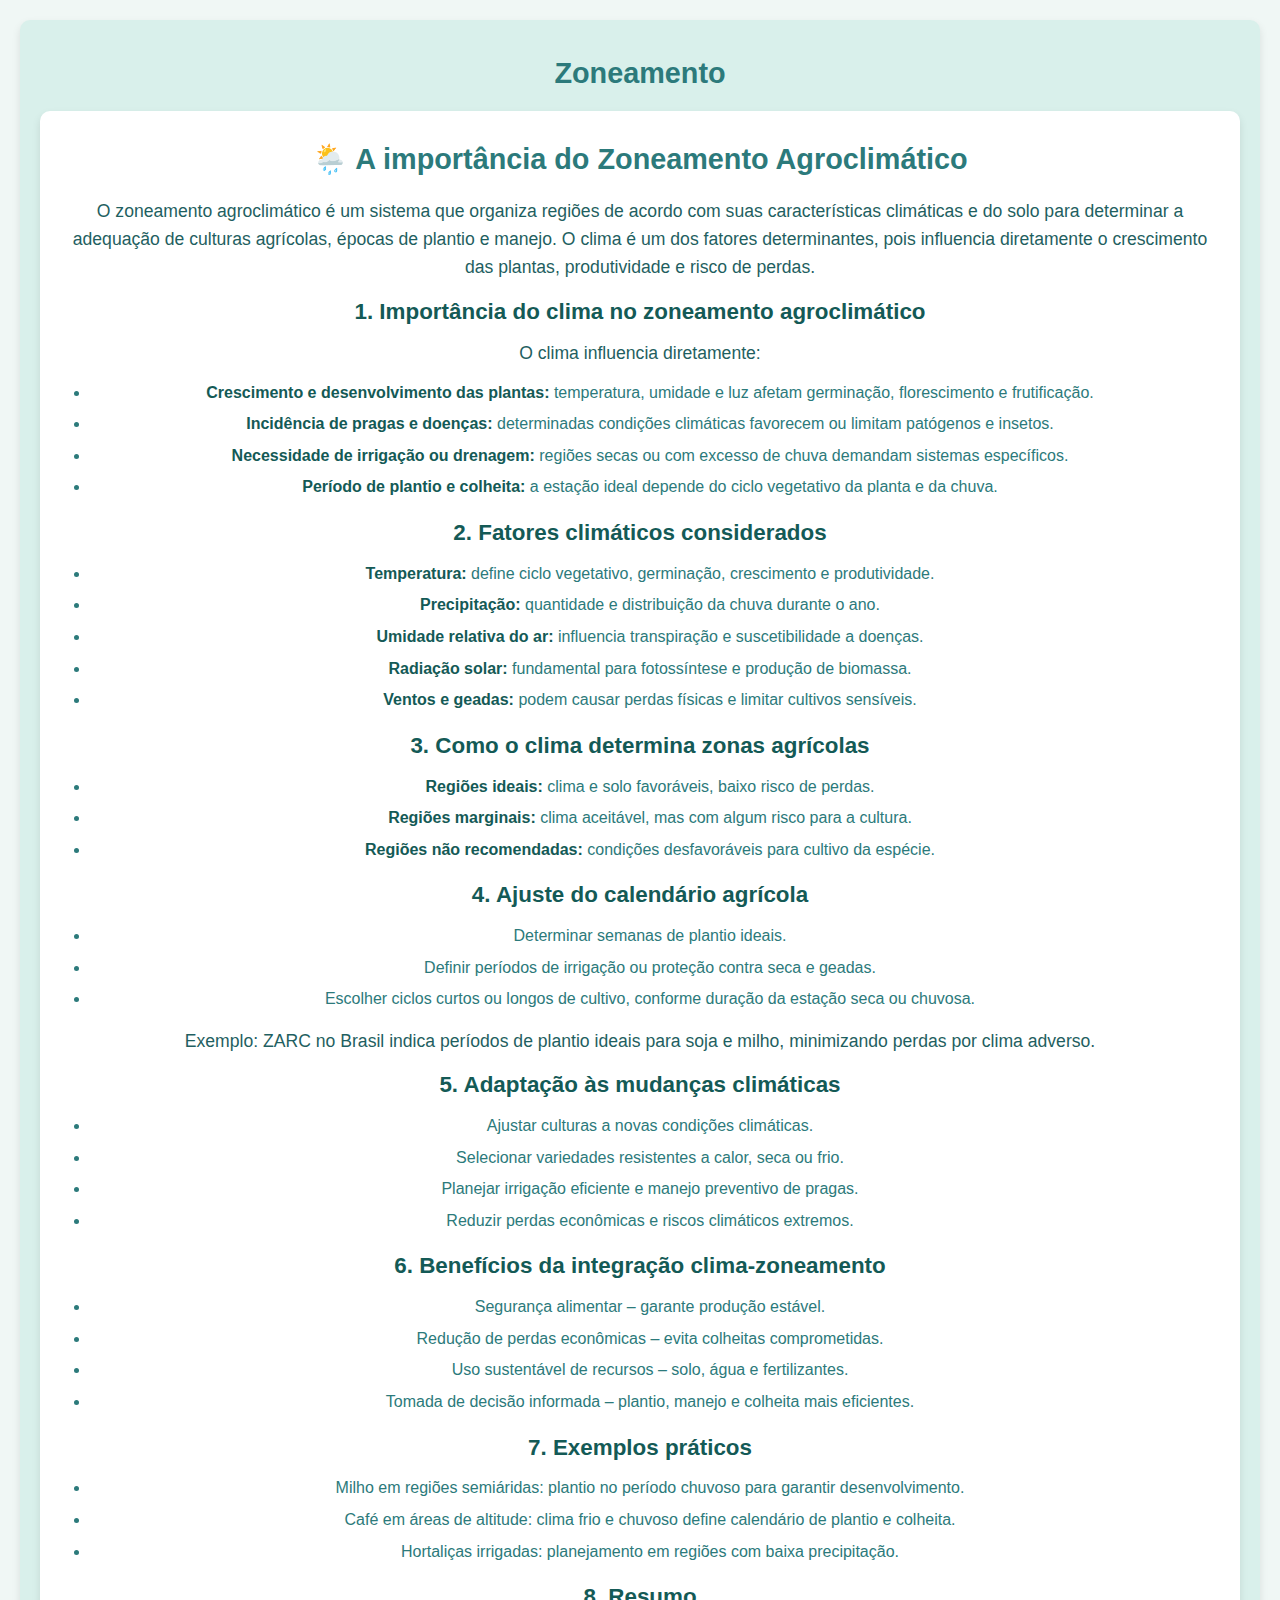
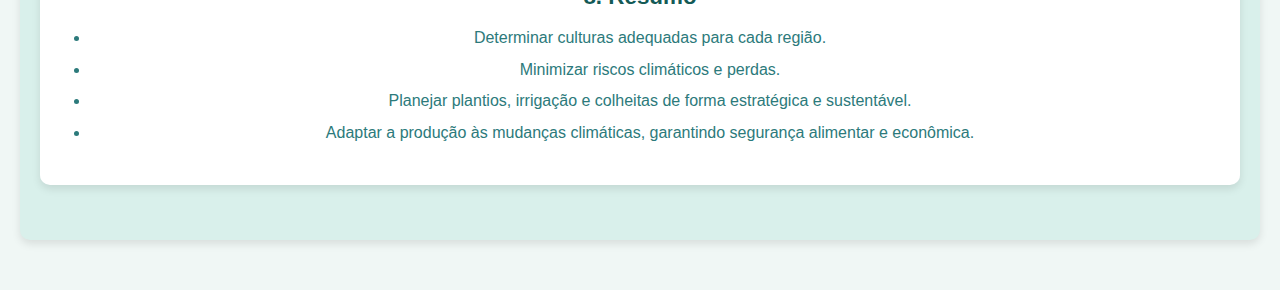
<file: projetos/clima.html>
<!DOCTYPE html>
<html lang="pt-BR">
<head>
<meta charset="UTF-8">
<meta name="viewport" content="width=device-width, initial-scale=1.0">
<title>🌿 Clima</title>
<style>
*{margin:0;padding:0;box-sizing:border-box;}
body{font-family:Arial,sans-serif;background:#f0f7f5;color:#2c7a7b;line-height:1.6;padding:20px;}
header{text-align:center;background:#d9f0eb;padding:30px 20px;border-radius:10px;box-shadow:0 4px 8px rgba(0,0,0,0.1);margin-bottom:30px;}
header h1{font-size:2em;margin-bottom:10px;}
header p{font-size:1.1em;color:#1f5f61;}
main{max-width:900px;margin:0 auto;}
section{background:white;padding:25px 30px;border-radius:10px;box-shadow:0 4px 8px rgba(0,0,0,0.1);margin-bottom:25px;}
h2{color:#2c7a7b;font-size:1.8em;margin-bottom:15px;}
h3{color:#145a56;font-size:1.4em;margin-bottom:10px;}
p{margin-bottom:12px;}
ul{margin:10px 0 15px 20px;}
li{margin-bottom:6px;}
a{text-decoration:none;color:#1f5f61;}
a:hover{text-decoration:underline;}
strong{color:#145a56;}
@media(max-width:768px){body{padding:15px;}header h1{font-size:1.7em;}header p{font-size:1em;}h2{font-size:1.5em;}h3{font-size:1.2em;}section{padding:15px 20px;}}
</style>
</head>
<body>
<header>
<h2>Zoneamento</h2>
    <p class="placeholder"><p><section id="clima-zoneamento">
  <h2>🌦️ A importância do Zoneamento Agroclimático</h2>

  <p>O zoneamento agroclimático é um sistema que organiza regiões de acordo com suas características climáticas e do solo para determinar a adequação de culturas agrícolas, épocas de plantio e manejo. O clima é um dos fatores determinantes, pois influencia diretamente o crescimento das plantas, produtividade e risco de perdas.</p>

  <h3>1. Importância do clima no zoneamento agroclimático</h3>
  <p>O clima influencia diretamente:</p>
  <ul>
    <li><strong>Crescimento e desenvolvimento das plantas:</strong> temperatura, umidade e luz afetam germinação, florescimento e frutificação.</li>
    <li><strong>Incidência de pragas e doenças:</strong> determinadas condições climáticas favorecem ou limitam patógenos e insetos.</li>
    <li><strong>Necessidade de irrigação ou drenagem:</strong> regiões secas ou com excesso de chuva demandam sistemas específicos.</li>
    <li><strong>Período de plantio e colheita:</strong> a estação ideal depende do ciclo vegetativo da planta e da chuva.</li>
  </ul>

  <h3>2. Fatores climáticos considerados</h3>
  <ul>
    <li><strong>Temperatura:</strong> define ciclo vegetativo, germinação, crescimento e produtividade.</li>
    <li><strong>Precipitação:</strong> quantidade e distribuição da chuva durante o ano.</li>
    <li><strong>Umidade relativa do ar:</strong> influencia transpiração e suscetibilidade a doenças.</li>
    <li><strong>Radiação solar:</strong> fundamental para fotossíntese e produção de biomassa.</li>
    <li><strong>Ventos e geadas:</strong> podem causar perdas físicas e limitar cultivos sensíveis.</li>
  </ul>

  <h3>3. Como o clima determina zonas agrícolas</h3>
  <ul>
    <li><strong>Regiões ideais:</strong> clima e solo favoráveis, baixo risco de perdas.</li>
    <li><strong>Regiões marginais:</strong> clima aceitável, mas com algum risco para a cultura.</li>
    <li><strong>Regiões não recomendadas:</strong> condições desfavoráveis para cultivo da espécie.</li>
  </ul>

  <h3>4. Ajuste do calendário agrícola</h3>
  <ul>
    <li>Determinar semanas de plantio ideais.</li>
    <li>Definir períodos de irrigação ou proteção contra seca e geadas.</li>
    <li>Escolher ciclos curtos ou longos de cultivo, conforme duração da estação seca ou chuvosa.</li>
  </ul>
  <p>Exemplo: ZARC no Brasil indica períodos de plantio ideais para soja e milho, minimizando perdas por clima adverso.</p>

  <h3>5. Adaptação às mudanças climáticas</h3>
  <ul>
    <li>Ajustar culturas a novas condições climáticas.</li>
    <li>Selecionar variedades resistentes a calor, seca ou frio.</li>
    <li>Planejar irrigação eficiente e manejo preventivo de pragas.</li>
    <li>Reduzir perdas econômicas e riscos climáticos extremos.</li>
  </ul>

  <h3>6. Benefícios da integração clima-zoneamento</h3>
  <ul>
    <li>Segurança alimentar – garante produção estável.</li>
    <li>Redução de perdas econômicas – evita colheitas comprometidas.</li>
    <li>Uso sustentável de recursos – solo, água e fertilizantes.</li>
    <li>Tomada de decisão informada – plantio, manejo e colheita mais eficientes.</li>
  </ul>

  <h3>7. Exemplos práticos</h3>
  <ul>
    <li>Milho em regiões semiáridas: plantio no período chuvoso para garantir desenvolvimento.</li>
    <li>Café em áreas de altitude: clima frio e chuvoso define calendário de plantio e colheita.</li>
    <li>Hortaliças irrigadas: planejamento em regiões com baixa precipitação.</li>
  </ul>

  <h3>8. Resumo</h3>
  <ul>
    <li>Determinar culturas adequadas para cada região.</li>
    <li>Minimizar riscos climáticos e perdas.</li>
    <li>Planejar plantios, irrigação e colheitas de forma estratégica e sustentável.</li>
    <li>Adaptar a produção às mudanças climáticas, garantindo segurança alimentar e econômica.</li>
  </ul>
</section>
</main>
</body>
</html>
</file>
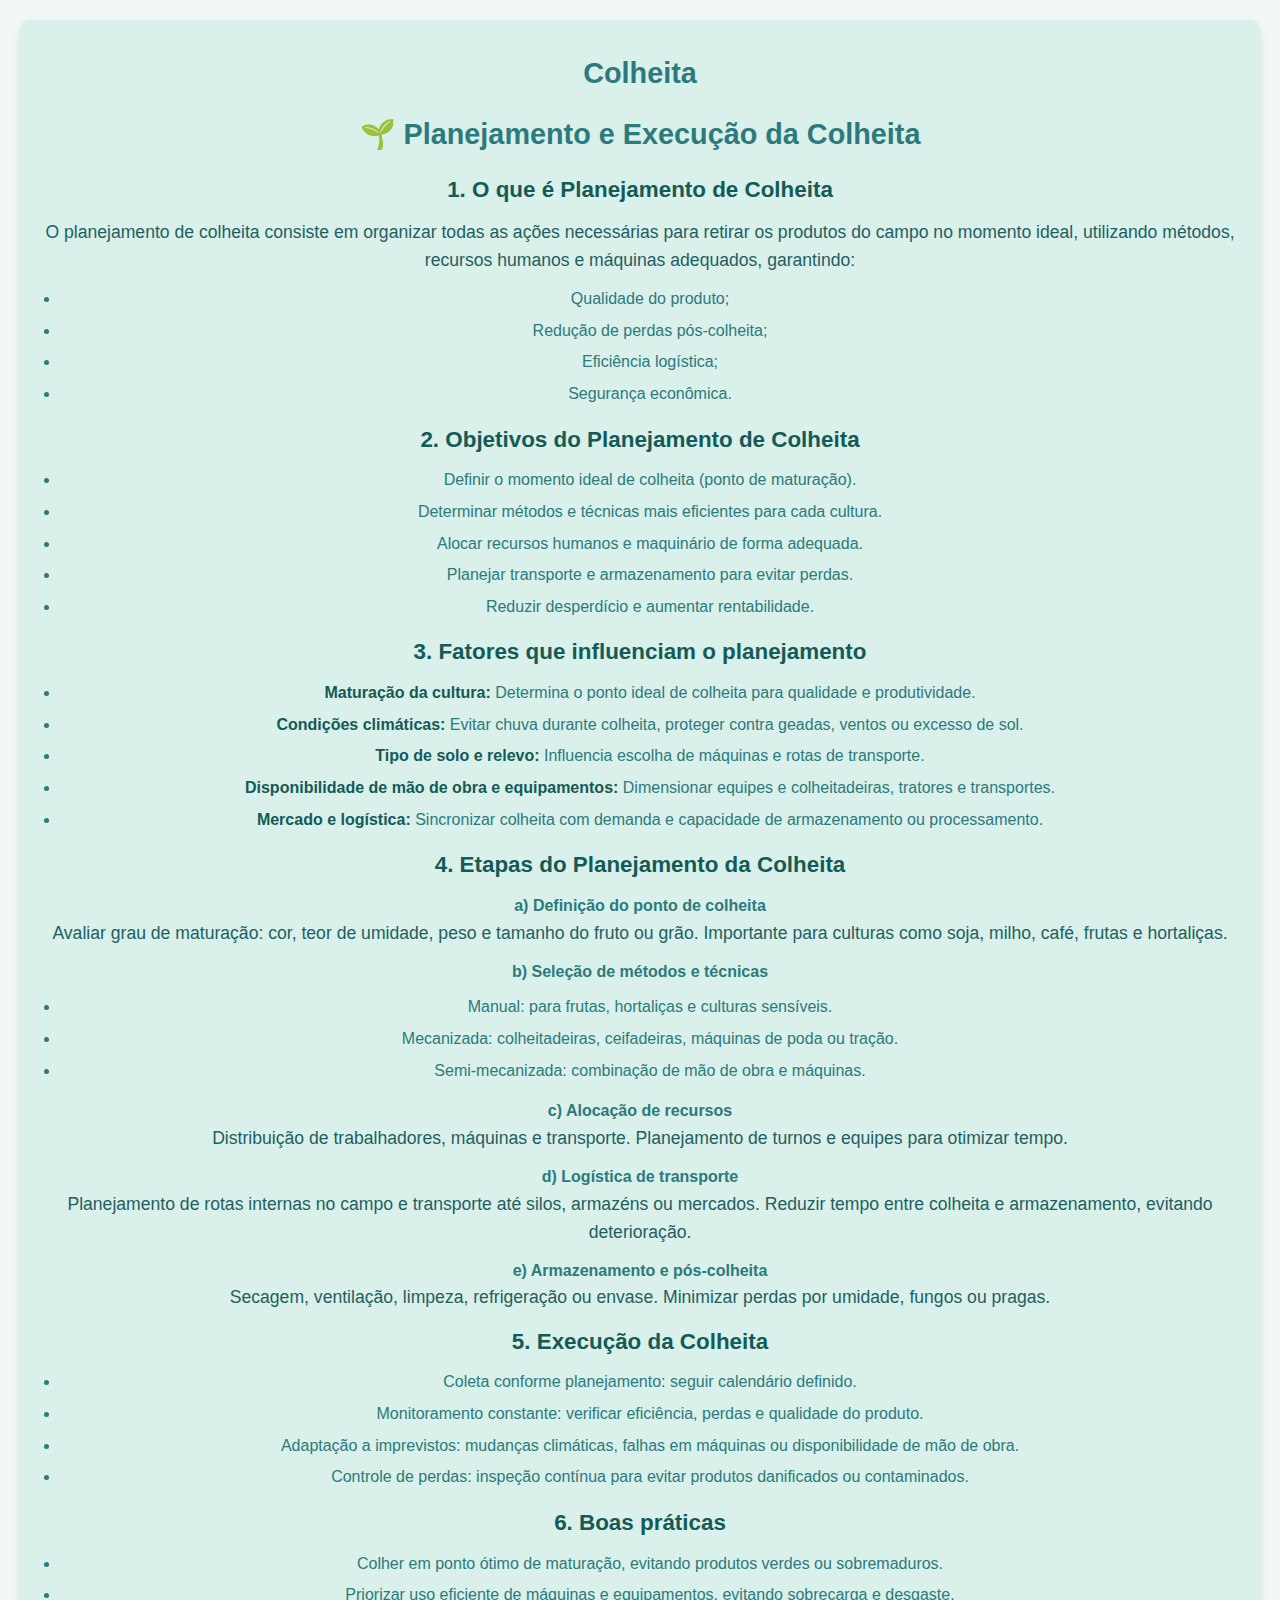
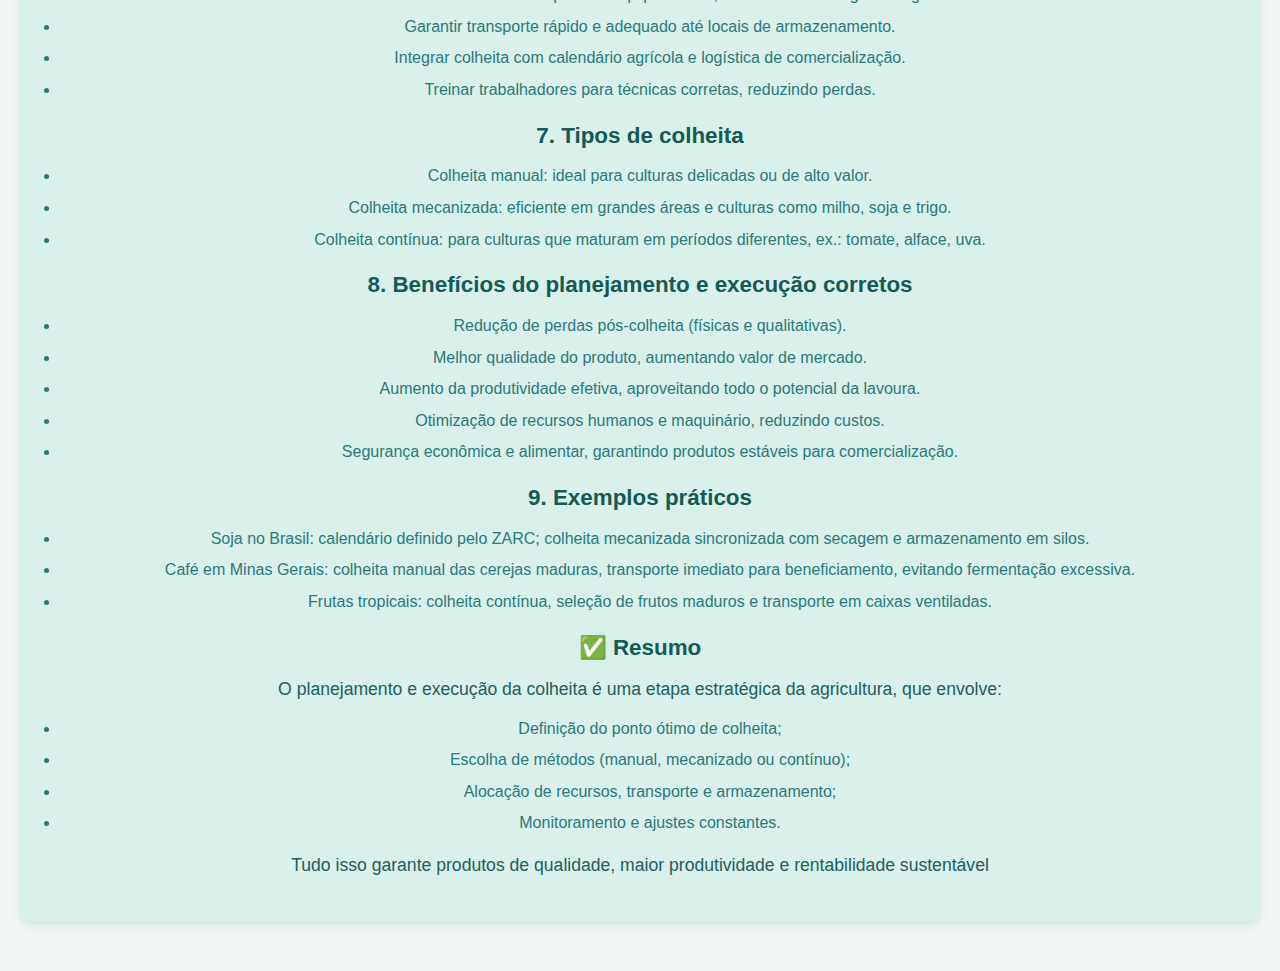
<file: projetos/colheita.html>
<!DOCTYPE html>
<html lang="pt-BR">
<head>
<meta charset="UTF-8">
<meta name="viewport" content="width=device-width, initial-scale=1.0">
<title>🌿 Planejamento de Colheita</title>
<style>
*{margin:0;padding:0;box-sizing:border-box;}
body{font-family:Arial,sans-serif;background:#f0f7f5;color:#2c7a7b;line-height:1.6;padding:20px;}
header{text-align:center;background:#d9f0eb;padding:30px 20px;border-radius:10px;box-shadow:0 4px 8px rgba(0,0,0,0.1);margin-bottom:30px;}
header h1{font-size:2em;margin-bottom:10px;}
header p{font-size:1.1em;color:#1f5f61;}
main{max-width:900px;margin:0 auto;}
section{background:white;padding:25px 30px;border-radius:10px;box-shadow:0 4px 8px rgba(0,0,0,0.1);margin-bottom:25px;}
h2{color:#2c7a7b;font-size:1.8em;margin-bottom:15px;}
h3{color:#145a56;font-size:1.4em;margin-bottom:10px;}
p{margin-bottom:12px;}
ul{margin:10px 0 15px 20px;}
li{margin-bottom:6px;}
a{text-decoration:none;color:#1f5f61;}
a:hover{text-decoration:underline;}
strong{color:#145a56;}
@media(max-width:768px){body{padding:15px;}header h1{font-size:1.7em;}header p{font-size:1em;}h2{font-size:1.5em;}h3{font-size:1.2em;}section{padding:15px 20px;}}
</style>
</head>
<body>
<header>
    <h2>Colheita</h2>
    <p class="placeholder"> <p<section id="planejamento-colheita">
  <h2>🌱 Planejamento e Execução da Colheita</h2>

  <h3>1. O que é Planejamento de Colheita</h3>
  <p>O planejamento de colheita consiste em organizar todas as ações necessárias para retirar os produtos do campo no momento ideal, utilizando métodos, recursos humanos e máquinas adequados, garantindo:</p>
  <ul>
    <li>Qualidade do produto;</li>
    <li>Redução de perdas pós-colheita;</li>
    <li>Eficiência logística;</li>
    <li>Segurança econômica.</li>
  </ul>

  <h3>2. Objetivos do Planejamento de Colheita</h3>
  <ul>
    <li>Definir o momento ideal de colheita (ponto de maturação).</li>
    <li>Determinar métodos e técnicas mais eficientes para cada cultura.</li>
    <li>Alocar recursos humanos e maquinário de forma adequada.</li>
    <li>Planejar transporte e armazenamento para evitar perdas.</li>
    <li>Reduzir desperdício e aumentar rentabilidade.</li>
  </ul>

  <h3>3. Fatores que influenciam o planejamento</h3>
  <ul>
    <li><strong>Maturação da cultura:</strong> Determina o ponto ideal de colheita para qualidade e produtividade.</li>
    <li><strong>Condições climáticas:</strong> Evitar chuva durante colheita, proteger contra geadas, ventos ou excesso de sol.</li>
    <li><strong>Tipo de solo e relevo:</strong> Influencia escolha de máquinas e rotas de transporte.</li>
    <li><strong>Disponibilidade de mão de obra e equipamentos:</strong> Dimensionar equipes e colheitadeiras, tratores e transportes.</li>
    <li><strong>Mercado e logística:</strong> Sincronizar colheita com demanda e capacidade de armazenamento ou processamento.</li>
  </ul>

  <h3>4. Etapas do Planejamento da Colheita</h3>
  <h4>a) Definição do ponto de colheita</h4>
  <p>Avaliar grau de maturação: cor, teor de umidade, peso e tamanho do fruto ou grão. Importante para culturas como soja, milho, café, frutas e hortaliças.</p>

  <h4>b) Seleção de métodos e técnicas</h4>
  <ul>
    <li>Manual: para frutas, hortaliças e culturas sensíveis.</li>
    <li>Mecanizada: colheitadeiras, ceifadeiras, máquinas de poda ou tração.</li>
    <li>Semi-mecanizada: combinação de mão de obra e máquinas.</li>
  </ul>

  <h4>c) Alocação de recursos</h4>
  <p>Distribuição de trabalhadores, máquinas e transporte. Planejamento de turnos e equipes para otimizar tempo.</p>

  <h4>d) Logística de transporte</h4>
  <p>Planejamento de rotas internas no campo e transporte até silos, armazéns ou mercados. Reduzir tempo entre colheita e armazenamento, evitando deterioração.</p>

  <h4>e) Armazenamento e pós-colheita</h4>
  <p>Secagem, ventilação, limpeza, refrigeração ou envase. Minimizar perdas por umidade, fungos ou pragas.</p>

  <h3>5. Execução da Colheita</h3>
  <ul>
    <li>Coleta conforme planejamento: seguir calendário definido.</li>
    <li>Monitoramento constante: verificar eficiência, perdas e qualidade do produto.</li>
    <li>Adaptação a imprevistos: mudanças climáticas, falhas em máquinas ou disponibilidade de mão de obra.</li>
    <li>Controle de perdas: inspeção contínua para evitar produtos danificados ou contaminados.</li>
  </ul>

  <h3>6. Boas práticas</h3>
  <ul>
    <li>Colher em ponto ótimo de maturação, evitando produtos verdes ou sobremaduros.</li>
    <li>Priorizar uso eficiente de máquinas e equipamentos, evitando sobrecarga e desgaste.</li>
    <li>Garantir transporte rápido e adequado até locais de armazenamento.</li>
    <li>Integrar colheita com calendário agrícola e logística de comercialização.</li>
    <li>Treinar trabalhadores para técnicas corretas, reduzindo perdas.</li>
  </ul>

  <h3>7. Tipos de colheita</h3>
  <ul>
    <li>Colheita manual: ideal para culturas delicadas ou de alto valor.</li>
    <li>Colheita mecanizada: eficiente em grandes áreas e culturas como milho, soja e trigo.</li>
    <li>Colheita contínua: para culturas que maturam em períodos diferentes, ex.: tomate, alface, uva.</li>
  </ul>

  <h3>8. Benefícios do planejamento e execução corretos</h3>
  <ul>
    <li>Redução de perdas pós-colheita (físicas e qualitativas).</li>
    <li>Melhor qualidade do produto, aumentando valor de mercado.</li>
    <li>Aumento da produtividade efetiva, aproveitando todo o potencial da lavoura.</li>
    <li>Otimização de recursos humanos e maquinário, reduzindo custos.</li>
    <li>Segurança econômica e alimentar, garantindo produtos estáveis para comercialização.</li>
  </ul>

  <h3>9. Exemplos práticos</h3>
  <ul>
    <li>Soja no Brasil: calendário definido pelo ZARC; colheita mecanizada sincronizada com secagem e armazenamento em silos.</li>
    <li>Café em Minas Gerais: colheita manual das cerejas maduras, transporte imediato para beneficiamento, evitando fermentação excessiva.</li>
    <li>Frutas tropicais: colheita contínua, seleção de frutos maduros e transporte em caixas ventiladas.</li>
  </ul>

  <h3>✅ Resumo</h3>
  <p>O planejamento e execução da colheita é uma etapa estratégica da agricultura, que envolve:</p>
  <ul>
    <li>Definição do ponto ótimo de colheita;</li>
    <li>Escolha de métodos (manual, mecanizado ou contínuo);</li>
    <li>Alocação de recursos, transporte e armazenamento;</li>
    <li>Monitoramento e ajustes constantes.</li>
  </ul>
  <p>Tudo isso garante produtos de qualidade, maior produtividade e rentabilidade sustentável
</section>
</main>
</body>
</html>
</file>
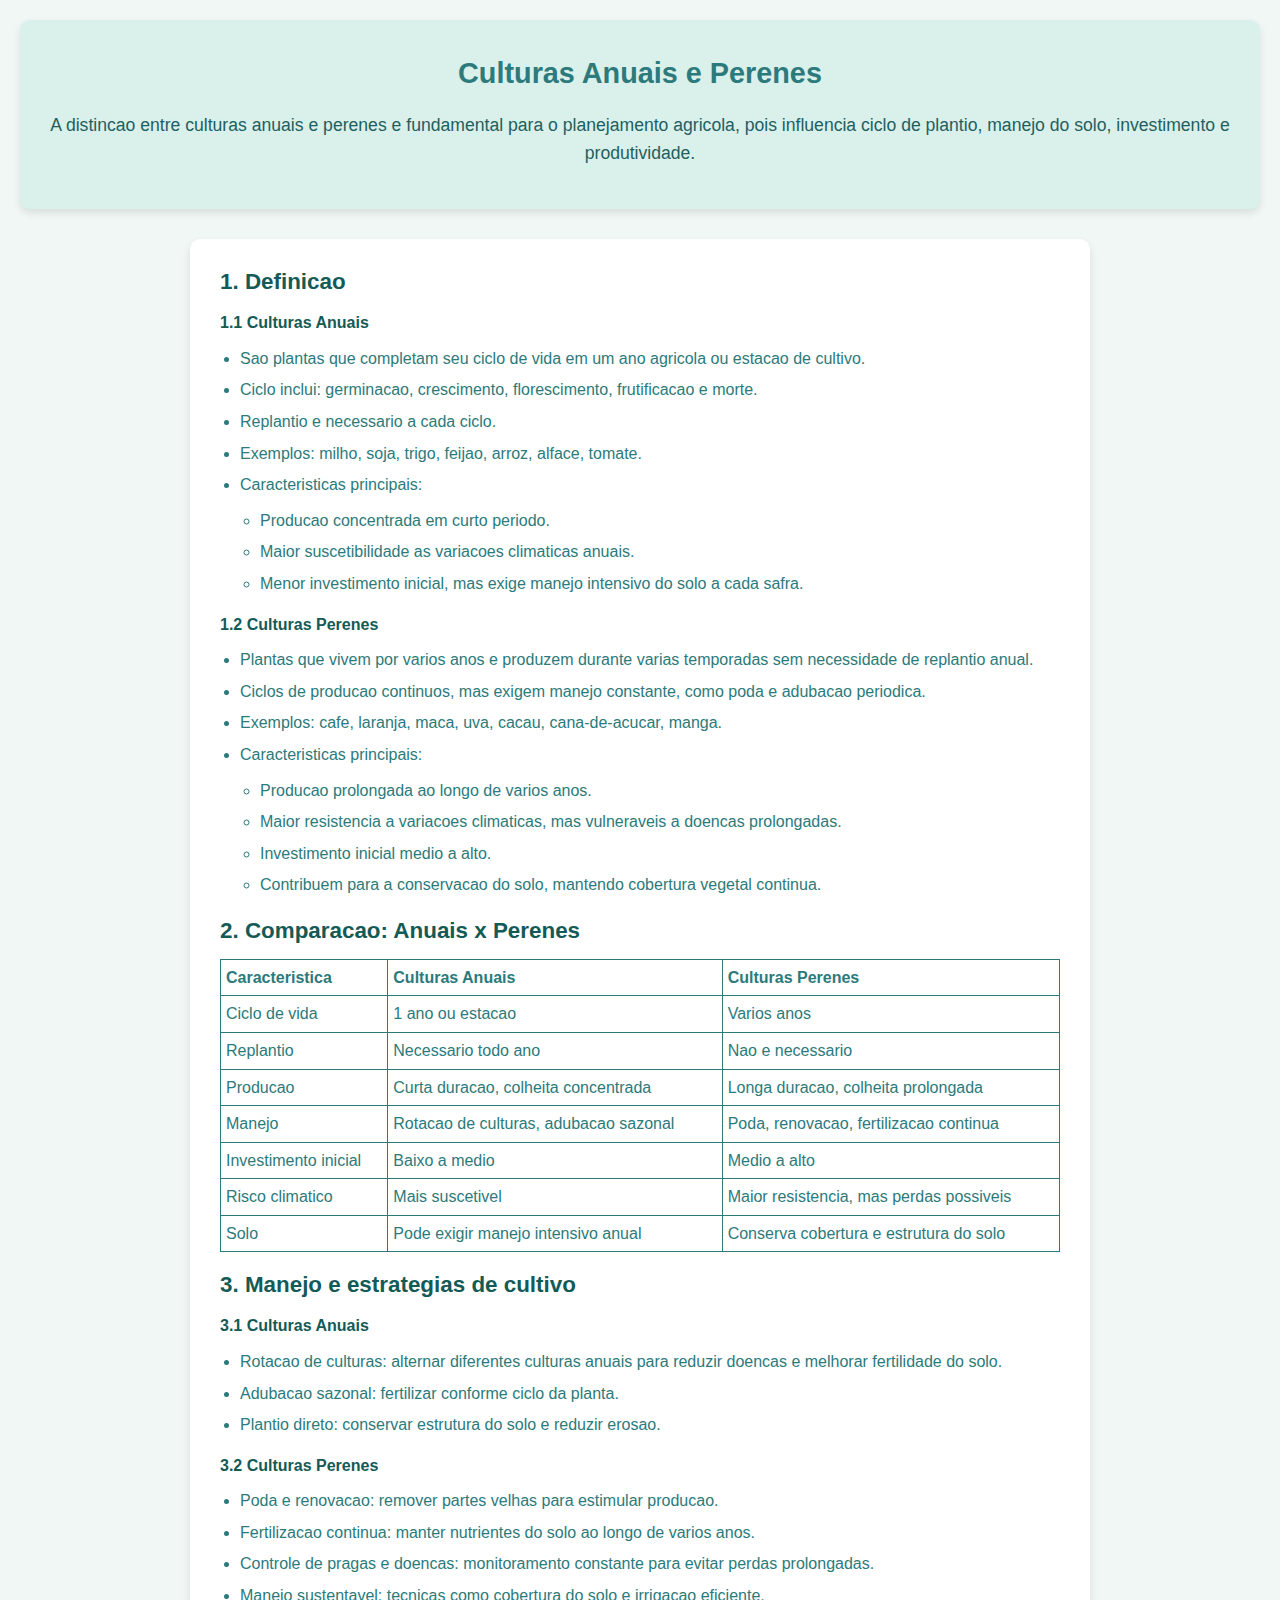
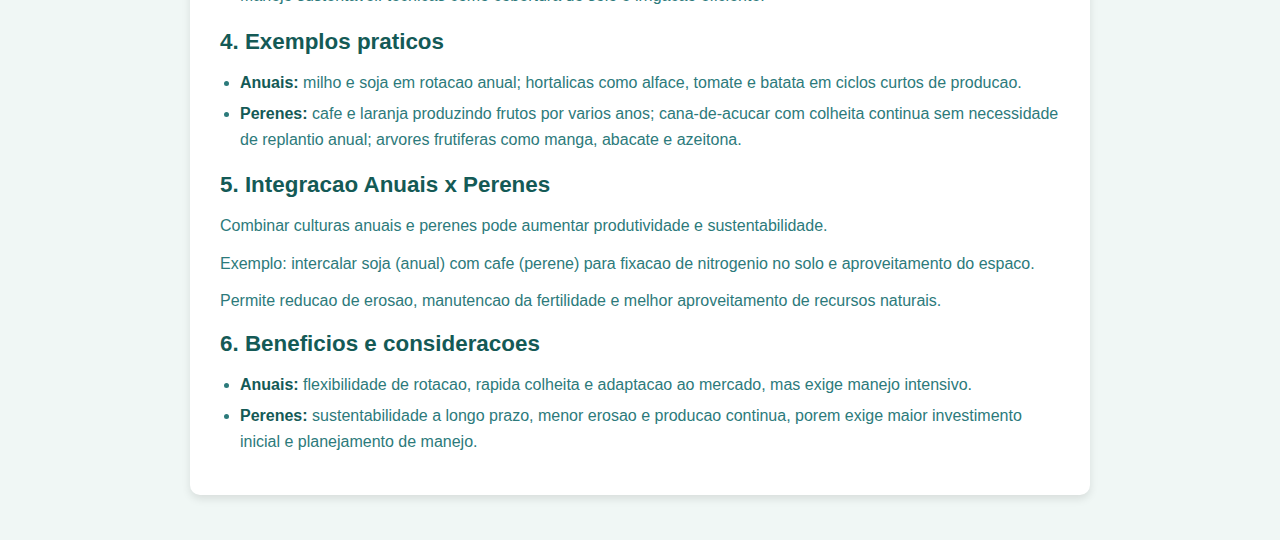
<file: projetos/culturas.html>
<!DOCTYPE html>
<html lang="pt-BR">
<head>
<meta charset="UTF-8">
<meta name="viewport" content="width=device-width, initial-scale=1.0">
<title>Culturas Anuais e Perenes</title>
<style>
*{margin:0;padding:0;box-sizing:border-box;}
body{font-family:Arial,sans-serif;background:#f0f7f5;color:#2c7a7b;line-height:1.6;padding:20px;}
header{text-align:center;background:#d9f0eb;padding:30px 20px;border-radius:10px;box-shadow:0 4px 8px rgba(0,0,0,0.1);margin-bottom:30px;}
header h1{font-size:2em;margin-bottom:10px;}
header p{font-size:1.1em;color:#1f5f61;}
main{max-width:900px;margin:0 auto;}
section{background:white;padding:25px 30px;border-radius:10px;box-shadow:0 4px 8px rgba(0,0,0,0.1);margin-bottom:25px;}
h2{color:#2c7a7b;font-size:1.8em;margin-bottom:15px;}
h3{color:#145a56;font-size:1.4em;margin-bottom:10px;}
h4{color:#145a56;margin-bottom:8px;}
p{margin-bottom:12px;}
ul{margin:10px 0 15px 20px;}
li{margin-bottom:6px;}
table{width:100%;border-collapse:collapse;margin-bottom:15px;}
th, td{border:1px solid #2c7a7b;padding:5px;text-align:left;}
a{text-decoration:none;color:#1f5f61;}
a:hover{text-decoration:underline;}
strong{color:#145a56;}
@media(max-width:768px){body{padding:15px;}header h1{font-size:1.7em;}header p{font-size:1em;}h2{font-size:1.5em;}h3{font-size:1.2em;}section{padding:15px 20px;}}
</style>
</head>
<body>
<header>
<h2>Culturas Anuais e Perenes</h2>
<p>A distincao entre culturas anuais e perenes e fundamental para o planejamento agricola, pois influencia ciclo de plantio, manejo do solo, investimento e produtividade.</p>
</header>

<main>
<section>
  <h3>1. Definicao</h3>
  
  <h4>1.1 Culturas Anuais</h4>
  <ul>
    <li>Sao plantas que completam seu ciclo de vida em um ano agricola ou estacao de cultivo.</li>
    <li>Ciclo inclui: germinacao, crescimento, florescimento, frutificacao e morte.</li>
    <li>Replantio e necessario a cada ciclo.</li>
    <li>Exemplos: milho, soja, trigo, feijao, arroz, alface, tomate.</li>
    <li>Caracteristicas principais:
      <ul>
        <li>Producao concentrada em curto periodo.</li>
        <li>Maior suscetibilidade as variacoes climaticas anuais.</li>
        <li>Menor investimento inicial, mas exige manejo intensivo do solo a cada safra.</li>
      </ul>
    </li>
  </ul>

  <h4>1.2 Culturas Perenes</h4>
  <ul>
    <li>Plantas que vivem por varios anos e produzem durante varias temporadas sem necessidade de replantio anual.</li>
    <li>Ciclos de producao continuos, mas exigem manejo constante, como poda e adubacao periodica.</li>
    <li>Exemplos: cafe, laranja, maca, uva, cacau, cana-de-acucar, manga.</li>
    <li>Caracteristicas principais:
      <ul>
        <li>Producao prolongada ao longo de varios anos.</li>
        <li>Maior resistencia a variacoes climaticas, mas vulneraveis a doencas prolongadas.</li>
        <li>Investimento inicial medio a alto.</li>
        <li>Contribuem para a conservacao do solo, mantendo cobertura vegetal continua.</li>
      </ul>
    </li>
  </ul>

  <h3>2. Comparacao: Anuais x Perenes</h3>
  <table>
    <thead>
      <tr>
        <th>Caracteristica</th>
        <th>Culturas Anuais</th>
        <th>Culturas Perenes</th>
      </tr>
    </thead>
    <tbody>
      <tr>
        <td>Ciclo de vida</td>
        <td>1 ano ou estacao</td>
        <td>Varios anos</td>
      </tr>
      <tr>
        <td>Replantio</td>
        <td>Necessario todo ano</td>
        <td>Nao e necessario</td>
      </tr>
      <tr>
        <td>Producao</td>
        <td>Curta duracao, colheita concentrada</td>
        <td>Longa duracao, colheita prolongada</td>
      </tr>
      <tr>
        <td>Manejo</td>
        <td>Rotacao de culturas, adubacao sazonal</td>
        <td>Poda, renovacao, fertilizacao continua</td>
      </tr>
      <tr>
        <td>Investimento inicial</td>
        <td>Baixo a medio</td>
        <td>Medio a alto</td>
      </tr>
      <tr>
        <td>Risco climatico</td>
        <td>Mais suscetivel</td>
        <td>Maior resistencia, mas perdas possiveis</td>
      </tr>
      <tr>
        <td>Solo</td>
        <td>Pode exigir manejo intensivo anual</td>
        <td>Conserva cobertura e estrutura do solo</td>
      </tr>
    </tbody>
  </table>

  <h3>3. Manejo e estrategias de cultivo</h3>
  
  <h4>3.1 Culturas Anuais</h4>
  <ul>
    <li>Rotacao de culturas: alternar diferentes culturas anuais para reduzir doencas e melhorar fertilidade do solo.</li>
    <li>Adubacao sazonal: fertilizar conforme ciclo da planta.</li>
    <li>Plantio direto: conservar estrutura do solo e reduzir erosao.</li>
  </ul>

  <h4>3.2 Culturas Perenes</h4>
  <ul>
    <li>Poda e renovacao: remover partes velhas para estimular producao.</li>
    <li>Fertilizacao continua: manter nutrientes do solo ao longo de varios anos.</li>
    <li>Controle de pragas e doencas: monitoramento constante para evitar perdas prolongadas.</li>
    <li>Manejo sustentavel: tecnicas como cobertura do solo e irrigacao eficiente.</li>
  </ul>

  <h3>4. Exemplos praticos</h3>
  <ul>
    <li><strong>Anuais:</strong> milho e soja em rotacao anual; hortalicas como alface, tomate e batata em ciclos curtos de producao.</li>
    <li><strong>Perenes:</strong> cafe e laranja produzindo frutos por varios anos; cana-de-acucar com colheita continua sem necessidade de replantio anual; arvores frutiferas como manga, abacate e azeitona.</li>
  </ul>

  <h3>5. Integracao Anuais x Perenes</h3>
  <p>Combinar culturas anuais e perenes pode aumentar produtividade e sustentabilidade.</p>
  <p>Exemplo: intercalar soja (anual) com cafe (perene) para fixacao de nitrogenio no solo e aproveitamento do espaco.</p>
  <p>Permite reducao de erosao, manutencao da fertilidade e melhor aproveitamento de recursos naturais.</p>

  <h3>6. Beneficios e consideracoes</h3>
  <ul>
    <li><strong>Anuais:</strong> flexibilidade de rotacao, rapida colheita e adaptacao ao mercado, mas exige manejo intensivo.</li>
    <li><strong>Perenes:</strong> sustentabilidade a longo prazo, menor erosao e producao continua, porem exige maior investimento inicial e planejamento de manejo.</li>
  </ul>
</section>
</main>
</body>
</html>
</file>
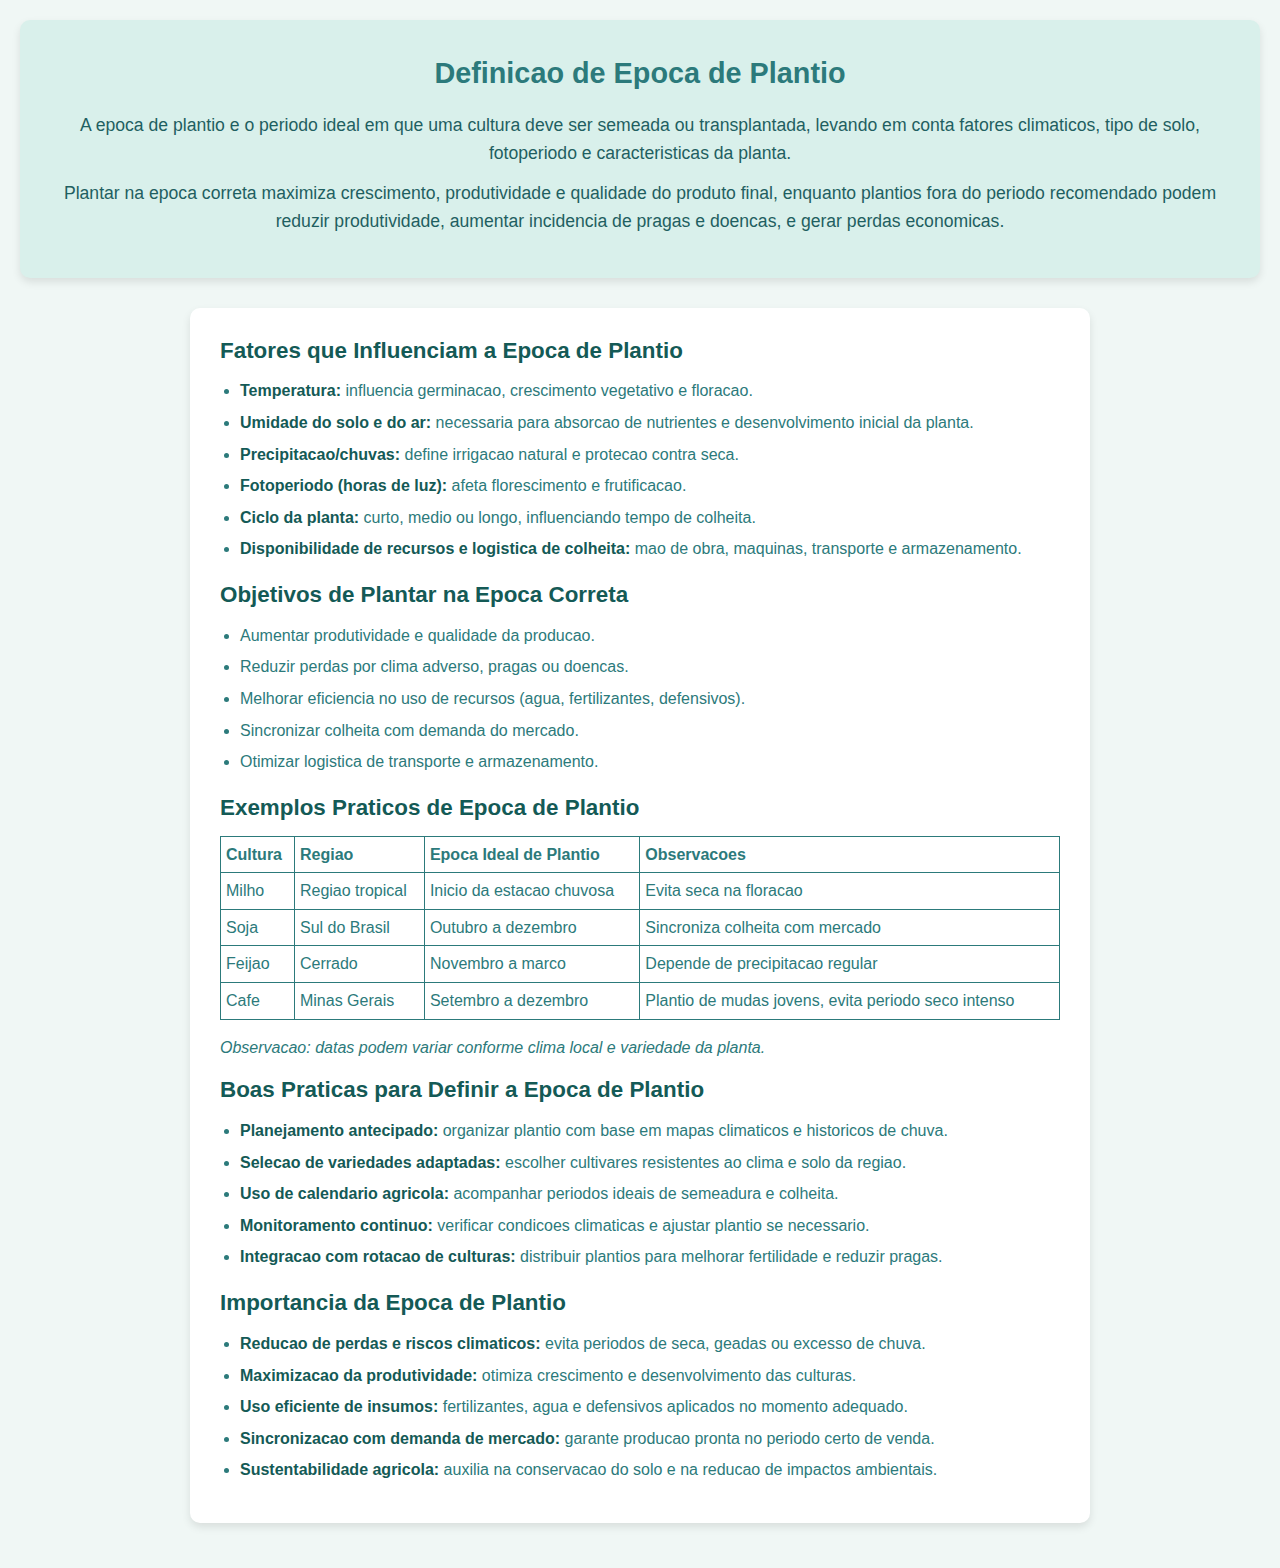
<file: projetos/epoca.html>
<!DOCTYPE html>
<html lang="pt-BR">
<head>
<meta charset="UTF-8">
<meta name="viewport" content="width=device-width, initial-scale=1.0">
<title>Epoca de Plantio</title>
<style>
*{margin:0;padding:0;box-sizing:border-box;}
body{font-family:Arial,sans-serif;background:#f0f7f5;color:#2c7a7b;line-height:1.6;padding:20px;}
header{text-align:center;background:#d9f0eb;padding:30px 20px;border-radius:10px;box-shadow:0 4px 8px rgba(0,0,0,0.1);margin-bottom:30px;}
header h1,h2{font-size:2em;margin-bottom:10px;}
header p{font-size:1.1em;color:#1f5f61;margin-bottom:12px;}
main{max-width:900px;margin:0 auto;}
section{background:white;padding:25px 30px;border-radius:10px;box-shadow:0 4px 8px rgba(0,0,0,0.1);margin-bottom:25px;}
h2{color:#2c7a7b;font-size:1.8em;margin-bottom:15px;}
h3{color:#145a56;font-size:1.4em;margin-bottom:10px;}
p{margin-bottom:12px;}
ul{margin:10px 0 15px 20px;}
li{margin-bottom:6px;}
table{width:100%;border-collapse:collapse;margin-bottom:15px;}
th,td{border:1px solid #2c7a7b;padding:5px;text-align:left;}
a{text-decoration:none;color:#1f5f61;}
a:hover{text-decoration:underline;}
strong{color:#145a56;}
@media(max-width:768px){body{padding:15px;}header h1,h2{font-size:1.7em;}header p{font-size:1em;}h2{font-size:1.5em;}h3{font-size:1.2em;}section{padding:15px 20px;}}
</style>
</head>
<body>
<header>
<h2>Definicao de Epoca de Plantio</h2>
<p>A epoca de plantio e o periodo ideal em que uma cultura deve ser semeada ou transplantada, levando em conta fatores climaticos, tipo de solo, fotoperiodo e caracteristicas da planta.</p>
<p>Plantar na epoca correta maximiza crescimento, produtividade e qualidade do produto final, enquanto plantios fora do periodo recomendado podem reduzir produtividade, aumentar incidencia de pragas e doencas, e gerar perdas economicas.</p>
</header>

<main>
<section>
<h3>Fatores que Influenciam a Epoca de Plantio</h3>
<ul>
<li><strong>Temperatura:</strong> influencia germinacao, crescimento vegetativo e floracao.</li>
<li><strong>Umidade do solo e do ar:</strong> necessaria para absorcao de nutrientes e desenvolvimento inicial da planta.</li>
<li><strong>Precipitacao/chuvas:</strong> define irrigacao natural e protecao contra seca.</li>
<li><strong>Fotoperiodo (horas de luz):</strong> afeta florescimento e frutificacao.</li>
<li><strong>Ciclo da planta:</strong> curto, medio ou longo, influenciando tempo de colheita.</li>
<li><strong>Disponibilidade de recursos e logistica de colheita:</strong> mao de obra, maquinas, transporte e armazenamento.</li>
</ul>

<h3>Objetivos de Plantar na Epoca Correta</h3>
<ul>
<li>Aumentar produtividade e qualidade da producao.</li>
<li>Reduzir perdas por clima adverso, pragas ou doencas.</li>
<li>Melhorar eficiencia no uso de recursos (agua, fertilizantes, defensivos).</li>
<li>Sincronizar colheita com demanda do mercado.</li>
<li>Otimizar logistica de transporte e armazenamento.</li>
</ul>

<h3>Exemplos Praticos de Epoca de Plantio</h3>
<table>
<thead>
<tr>
<th>Cultura</th>
<th>Regiao</th>
<th>Epoca Ideal de Plantio</th>
<th>Observacoes</th>
</tr>
</thead>
<tbody>
<tr>
<td>Milho</td>
<td>Regiao tropical</td>
<td>Inicio da estacao chuvosa</td>
<td>Evita seca na floracao</td>
</tr>
<tr>
<td>Soja</td>
<td>Sul do Brasil</td>
<td>Outubro a dezembro</td>
<td>Sincroniza colheita com mercado</td>
</tr>
<tr>
<td>Feijao</td>
<td>Cerrado</td>
<td>Novembro a marco</td>
<td>Depende de precipitacao regular</td>
</tr>
<tr>
<td>Cafe</td>
<td>Minas Gerais</td>
<td>Setembro a dezembro</td>
<td>Plantio de mudas jovens, evita periodo seco intenso</td>
</tr>
</tbody>
</table>
<p><em>Observacao: datas podem variar conforme clima local e variedade da planta.</em></p>

<h3>Boas Praticas para Definir a Epoca de Plantio</h3>
<ul>
<li><strong>Planejamento antecipado:</strong> organizar plantio com base em mapas climaticos e historicos de chuva.</li>
<li><strong>Selecao de variedades adaptadas:</strong> escolher cultivares resistentes ao clima e solo da regiao.</li>
<li><strong>Uso de calendario agricola:</strong> acompanhar periodos ideais de semeadura e colheita.</li>
<li><strong>Monitoramento continuo:</strong> verificar condicoes climaticas e ajustar plantio se necessario.</li>
<li><strong>Integracao com rotacao de culturas:</strong> distribuir plantios para melhorar fertilidade e reduzir pragas.</li>
</ul>

<h3>Importancia da Epoca de Plantio</h3>
<ul>
<li><strong>Reducao de perdas e riscos climaticos:</strong> evita periodos de seca, geadas ou excesso de chuva.</li>
<li><strong>Maximizacao da produtividade:</strong> otimiza crescimento e desenvolvimento das culturas.</li>
<li><strong>Uso eficiente de insumos:</strong> fertilizantes, agua e defensivos aplicados no momento adequado.</li>
<li><strong>Sincronizacao com demanda de mercado:</strong> garante producao pronta no periodo certo de venda.</li>
<li><strong>Sustentabilidade agricola:</strong> auxilia na conservacao do solo e na reducao de impactos ambientais.</li>
</ul>
</section>
</main>
</body>
</html>
</file>
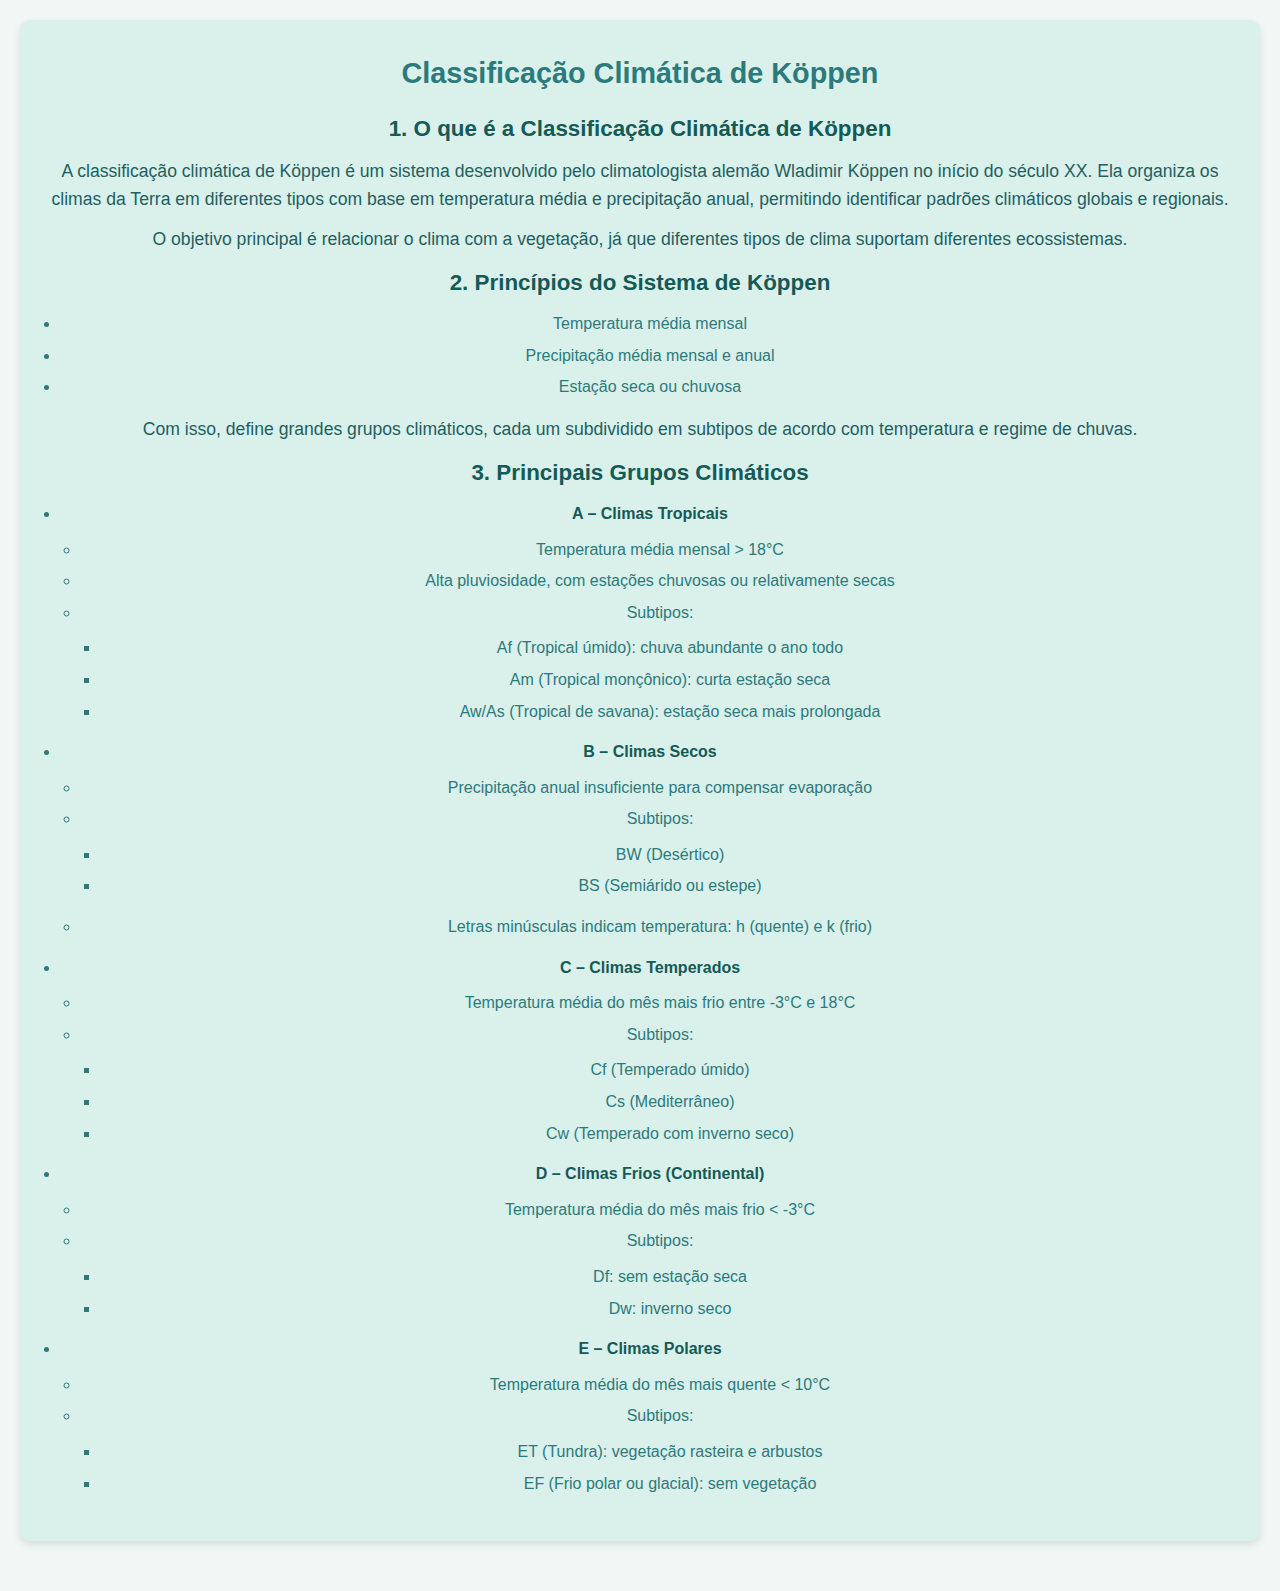
<file: projetos/koppen.html>
<!DOCTYPE html>
<html lang="pt-BR">
<head>
<meta charset="UTF-8">
<meta name="viewport" content="width=device-width, initial-scale=1.0">
<title>🌿 Classificação Köppen</title>
<style>
*{margin:0;padding:0;box-sizing:border-box;}
body{font-family:Arial,sans-serif;background:#f0f7f5;color:#2c7a7b;line-height:1.6;padding:20px;}
header{text-align:center;background:#d9f0eb;padding:30px 20px;border-radius:10px;box-shadow:0 4px 8px rgba(0,0,0,0.1);margin-bottom:30px;}
header h1{font-size:2em;margin-bottom:10px;}
header p{font-size:1.1em;color:#1f5f61;}
main{max-width:900px;margin:0 auto;}
section{background:white;padding:25px 30px;border-radius:10px;box-shadow:0 4px 8px rgba(0,0,0,0.1);margin-bottom:25px;}
h2{color:#2c7a7b;font-size:1.8em;margin-bottom:15px;}
h3{color:#145a56;font-size:1.4em;margin-bottom:10px;}
p{margin-bottom:12px;}
ul{margin:10px 0 15px 20px;}
li{margin-bottom:6px;}
a{text-decoration:none;color:#1f5f61;}
a:hover{text-decoration:underline;}
strong{color:#145a56;}
@media(max-width:768px){body{padding:15px;}header h1{font-size:1.7em;}header p{font-size:1em;}h2{font-size:1.5em;}h3{font-size:1.2em;}section{padding:15px 20px;}}
</style>
</head>
<body>
<header>
  <h2>Classificação Climática de Köppen</h2>

  <h3>1. O que é a Classificação Climática de Köppen</h3>
  <p>A classificação climática de Köppen é um sistema desenvolvido pelo climatologista alemão Wladimir Köppen no início do século XX. Ela organiza os climas da Terra em diferentes tipos com base em temperatura média e precipitação anual, permitindo identificar padrões climáticos globais e regionais.</p>
  <p>O objetivo principal é relacionar o clima com a vegetação, já que diferentes tipos de clima suportam diferentes ecossistemas.</p>

  <h3>2. Princípios do Sistema de Köppen</h3>
  <ul>
    <li>Temperatura média mensal</li>
    <li>Precipitação média mensal e anual</li>
    <li>Estação seca ou chuvosa</li>
  </ul>
  <p>Com isso, define grandes grupos climáticos, cada um subdividido em subtipos de acordo com temperatura e regime de chuvas.</p>

  <h3>3. Principais Grupos Climáticos</h3>
  <ul>
    <li><strong>A – Climas Tropicais</strong>
      <ul>
        <li>Temperatura média mensal > 18°C</li>
        <li>Alta pluviosidade, com estações chuvosas ou relativamente secas</li>
        <li>Subtipos:
          <ul>
            <li>Af (Tropical úmido): chuva abundante o ano todo</li>
            <li>Am (Tropical monçônico): curta estação seca</li>
            <li>Aw/As (Tropical de savana): estação seca mais prolongada</li>
          </ul>
        </li>
      </ul>
    </li>
    <li><strong>B – Climas Secos</strong>
      <ul>
        <li>Precipitação anual insuficiente para compensar evaporação</li>
        <li>Subtipos:
          <ul>
            <li>BW (Desértico)</li>
            <li>BS (Semiárido ou estepe)</li>
          </ul>
        </li>
        <li>Letras minúsculas indicam temperatura: h (quente) e k (frio)</li>
      </ul>
    </li>
    <li><strong>C – Climas Temperados</strong>
      <ul>
        <li>Temperatura média do mês mais frio entre -3°C e 18°C</li>
        <li>Subtipos:
          <ul>
            <li>Cf (Temperado úmido)</li>
            <li>Cs (Mediterrâneo)</li>
            <li>Cw (Temperado com inverno seco)</li>
          </ul>
        </li>
      </ul>
    </li>
    <li><strong>D – Climas Frios (Continental)</strong>
      <ul>
        <li>Temperatura média do mês mais frio < -3°C</li>
        <li>Subtipos:
          <ul>
            <li>Df: sem estação seca</li>
            <li>Dw: inverno seco</li>
          </ul>
        </li>
      </ul>
    </li>
    <li><strong>E – Climas Polares</strong>
      <ul>
        <li>Temperatura média do mês mais quente < 10°C</li>
        <li>Subtipos:
          <ul>
            <li>ET (Tundra): vegetação rasteira e arbustos</li>
            <li>EF (Frio polar ou glacial): sem vegetação</li>
          </ul>
        </li>
      </ul>
    </li>
  </ul>
</section>
</main>
</body>
</html>
</file>
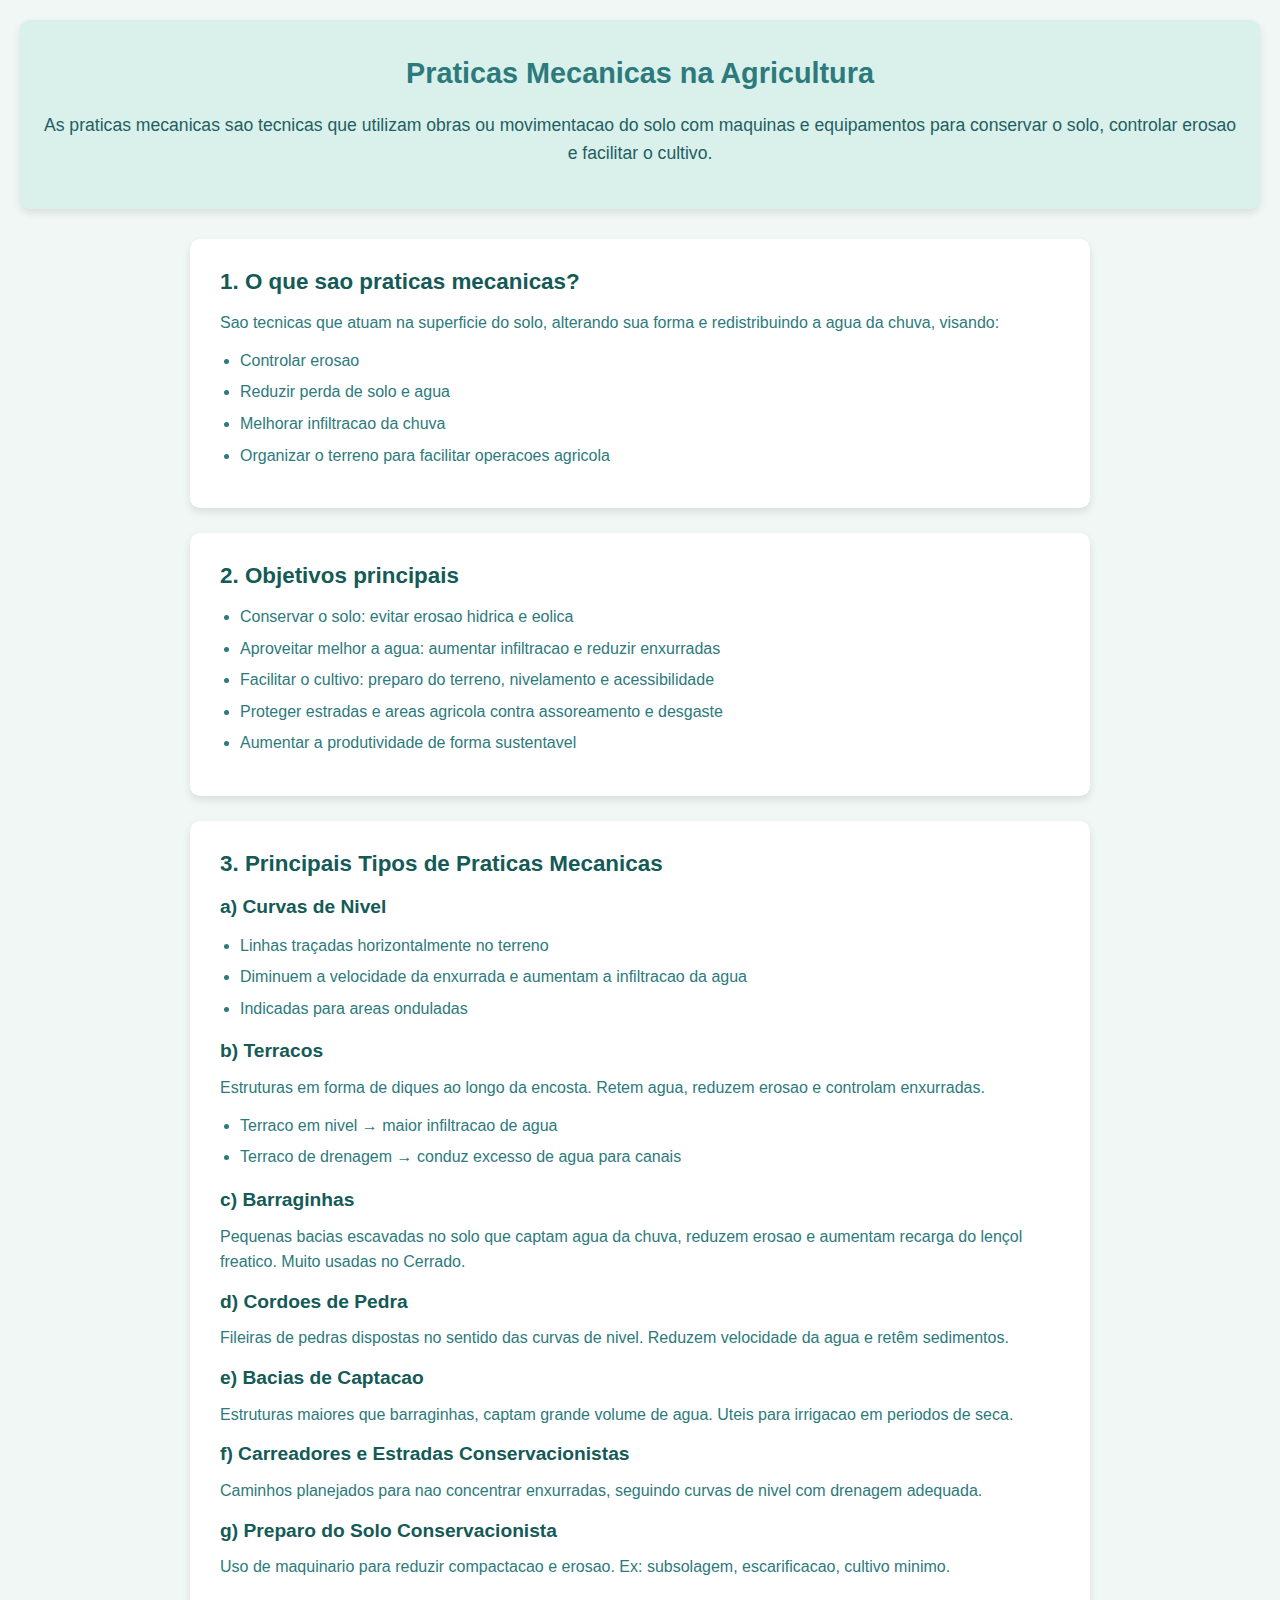
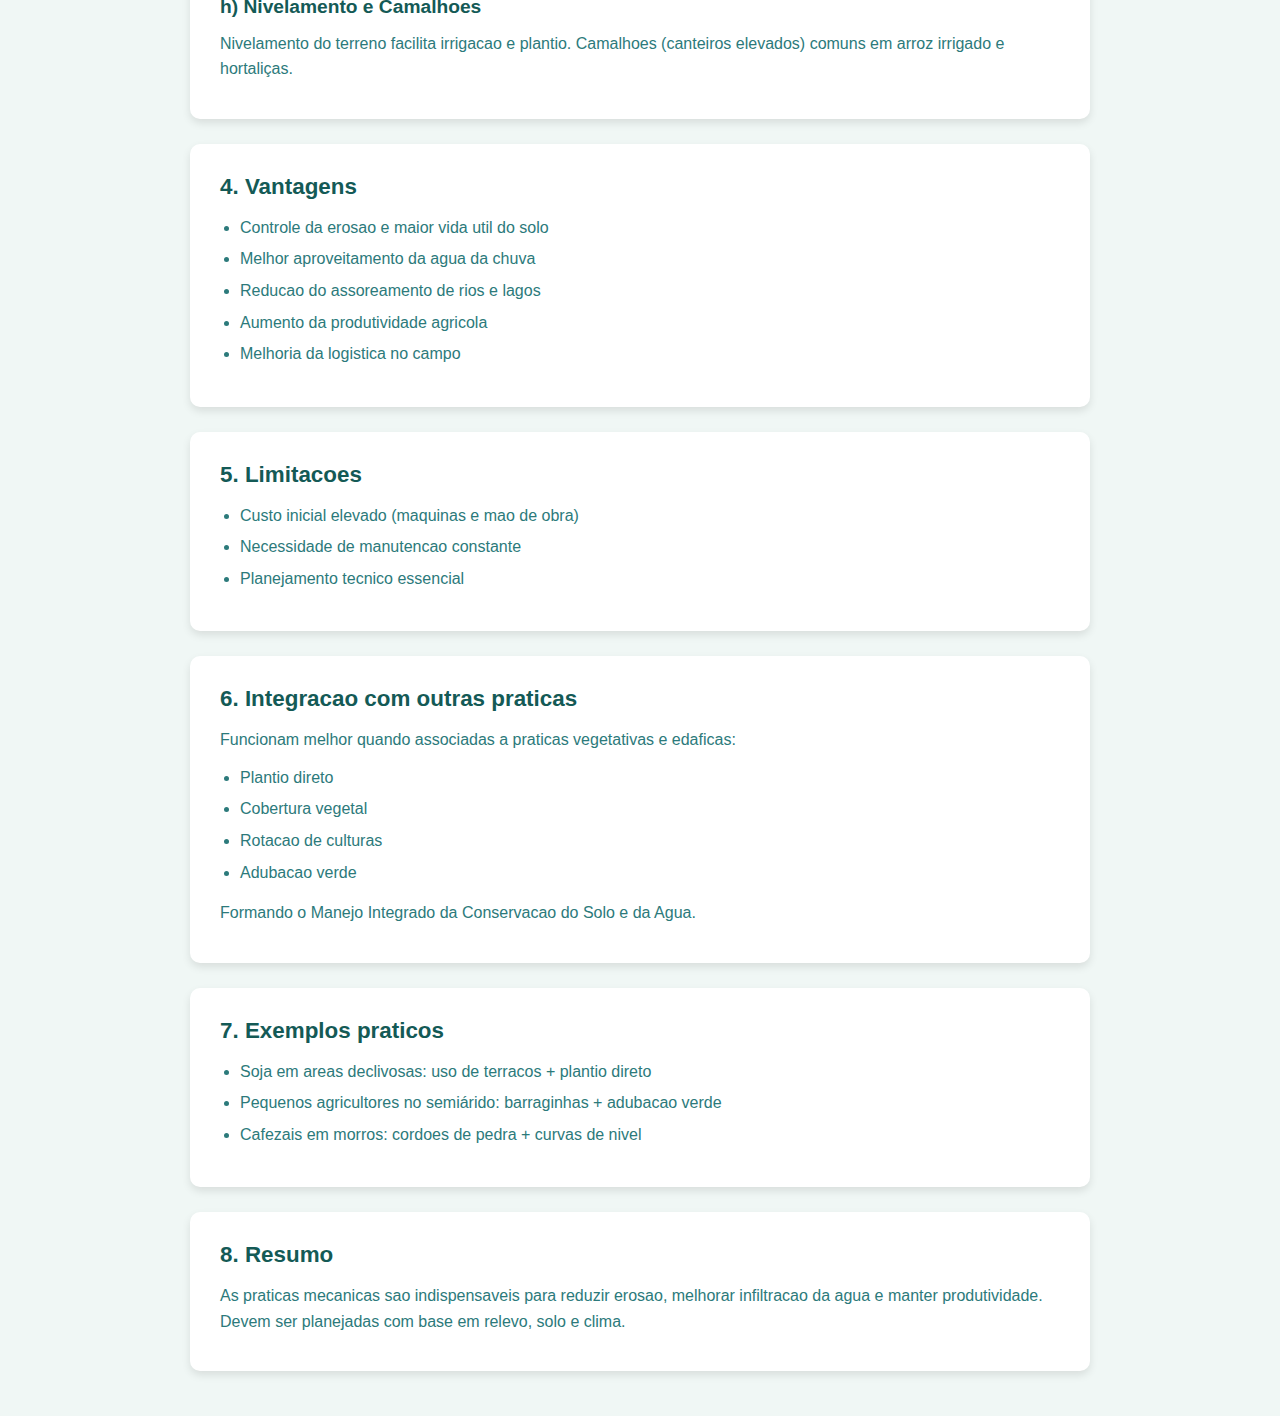
<file: projetos/mecanicas.html>
<!DOCTYPE html>
<html lang="pt-BR">
<head>
<meta charset="UTF-8">
<meta name="viewport" content="width=device-width, initial-scale=1.0">
<title>Praticas Mecanicas</title>
<style>
*{margin:0;padding:0;box-sizing:border-box;}
body{font-family:Arial,sans-serif;background:#f0f7f5;color:#2c7a7b;line-height:1.6;padding:20px;}
header{text-align:center;background:#d9f0eb;padding:30px 20px;border-radius:10px;box-shadow:0 4px 8px rgba(0,0,0,0.1);margin-bottom:30px;}
header h1,h2{font-size:2em;margin-bottom:10px;}
header p{font-size:1.1em;color:#1f5f61;margin-bottom:12px;}
main{max-width:900px;margin:0 auto;}
section{background:white;padding:25px 30px;border-radius:10px;box-shadow:0 4px 8px rgba(0,0,0,0.1);margin-bottom:25px;}
h2{color:#2c7a7b;font-size:1.8em;margin-bottom:15px;}
h3{color:#145a56;font-size:1.4em;margin-bottom:10px;}
h4{color:#145a56;font-size:1.2em;margin-bottom:8px;}
p{margin-bottom:12px;}
ul{margin:10px 0 15px 20px;}
li{margin-bottom:6px;}
a{text-decoration:none;color:#1f5f61;}
a:hover{text-decoration:underline;}
strong{color:#145a56;}
@media(max-width:768px){body{padding:15px;}header h1,h2{font-size:1.7em;}header p{font-size:1em;}h2{font-size:1.5em;}h3{font-size:1.2em;}section{padding:15px 20px;}}
</style>
</head>
<body>
<header>
<h2>Praticas Mecanicas na Agricultura</h2>
<p>As praticas mecanicas sao tecnicas que utilizam obras ou movimentacao do solo com maquinas e equipamentos para conservar o solo, controlar erosao e facilitar o cultivo.</p>
</header>

<main>
<section>
<h3>1. O que sao praticas mecanicas?</h3>
<p>Sao tecnicas que atuam na superficie do solo, alterando sua forma e redistribuindo a agua da chuva, visando:</p>
<ul>
<li>Controlar erosao</li>
<li>Reduzir perda de solo e agua</li>
<li>Melhorar infiltracao da chuva</li>
<li>Organizar o terreno para facilitar operacoes agricola</li>
</ul>
</section>

<section>
<h3>2. Objetivos principais</h3>
<ul>
<li>Conservar o solo: evitar erosao hidrica e eolica</li>
<li>Aproveitar melhor a agua: aumentar infiltracao e reduzir enxurradas</li>
<li>Facilitar o cultivo: preparo do terreno, nivelamento e acessibilidade</li>
<li>Proteger estradas e areas agricola contra assoreamento e desgaste</li>
<li>Aumentar a produtividade de forma sustentavel</li>
</ul>
</section>

<section>
<h3>3. Principais Tipos de Praticas Mecanicas</h3>
<h4>a) Curvas de Nivel</h4>
<ul>
<li>Linhas traçadas horizontalmente no terreno</li>
<li>Diminuem a velocidade da enxurrada e aumentam a infiltracao da agua</li>
<li>Indicadas para areas onduladas</li>
</ul>

<h4>b) Terracos</h4>
<p>Estruturas em forma de diques ao longo da encosta. Retem agua, reduzem erosao e controlam enxurradas.</p>
<ul>
<li>Terraco em nivel → maior infiltracao de agua</li>
<li>Terraco de drenagem → conduz excesso de agua para canais</li>
</ul>

<h4>c) Barraginhas</h4>
<p>Pequenas bacias escavadas no solo que captam agua da chuva, reduzem erosao e aumentam recarga do lençol freatico. Muito usadas no Cerrado.</p>

<h4>d) Cordoes de Pedra</h4>
<p>Fileiras de pedras dispostas no sentido das curvas de nivel. Reduzem velocidade da agua e retêm sedimentos.</p>

<h4>e) Bacias de Captacao</h4>
<p>Estruturas maiores que barraginhas, captam grande volume de agua. Uteis para irrigacao em periodos de seca.</p>

<h4>f) Carreadores e Estradas Conservacionistas</h4>
<p>Caminhos planejados para nao concentrar enxurradas, seguindo curvas de nivel com drenagem adequada.</p>

<h4>g) Preparo do Solo Conservacionista</h4>
<p>Uso de maquinario para reduzir compactacao e erosao. Ex: subsolagem, escarificacao, cultivo minimo.</p>

<h4>h) Nivelamento e Camalhoes</h4>
<p>Nivelamento do terreno facilita irrigacao e plantio. Camalhoes (canteiros elevados) comuns em arroz irrigado e hortaliças.</p>
</section>

<section>
<h3>4. Vantagens</h3>
<ul>
<li>Controle da erosao e maior vida util do solo</li>
<li>Melhor aproveitamento da agua da chuva</li>
<li>Reducao do assoreamento de rios e lagos</li>
<li>Aumento da produtividade agricola</li>
<li>Melhoria da logistica no campo</li>
</ul>
</section>

<section>
<h3>5. Limitacoes</h3>
<ul>
<li>Custo inicial elevado (maquinas e mao de obra)</li>
<li>Necessidade de manutencao constante</li>
<li>Planejamento tecnico essencial</li>
</ul>
</section>

<section>
<h3>6. Integracao com outras praticas</h3>
<p>Funcionam melhor quando associadas a praticas vegetativas e edaficas:</p>
<ul>
<li>Plantio direto</li>
<li>Cobertura vegetal</li>
<li>Rotacao de culturas</li>
<li>Adubacao verde</li>
</ul>
<p>Formando o Manejo Integrado da Conservacao do Solo e da Agua.</p>
</section>

<section>
<h3>7. Exemplos praticos</h3>
<ul>
<li>Soja em areas declivosas: uso de terracos + plantio direto</li>
<li>Pequenos agricultores no semiárido: barraginhas + adubacao verde</li>
<li>Cafezais em morros: cordoes de pedra + curvas de nivel</li>
</ul>
</section>

<section>
<h3>8. Resumo</h3>
<p>As praticas mecanicas sao indispensaveis para reduzir erosao, melhorar infiltracao da agua e manter produtividade. Devem ser planejadas com base em relevo, solo e clima.</p>
</section>
</main>
</body>
</html>
</file>
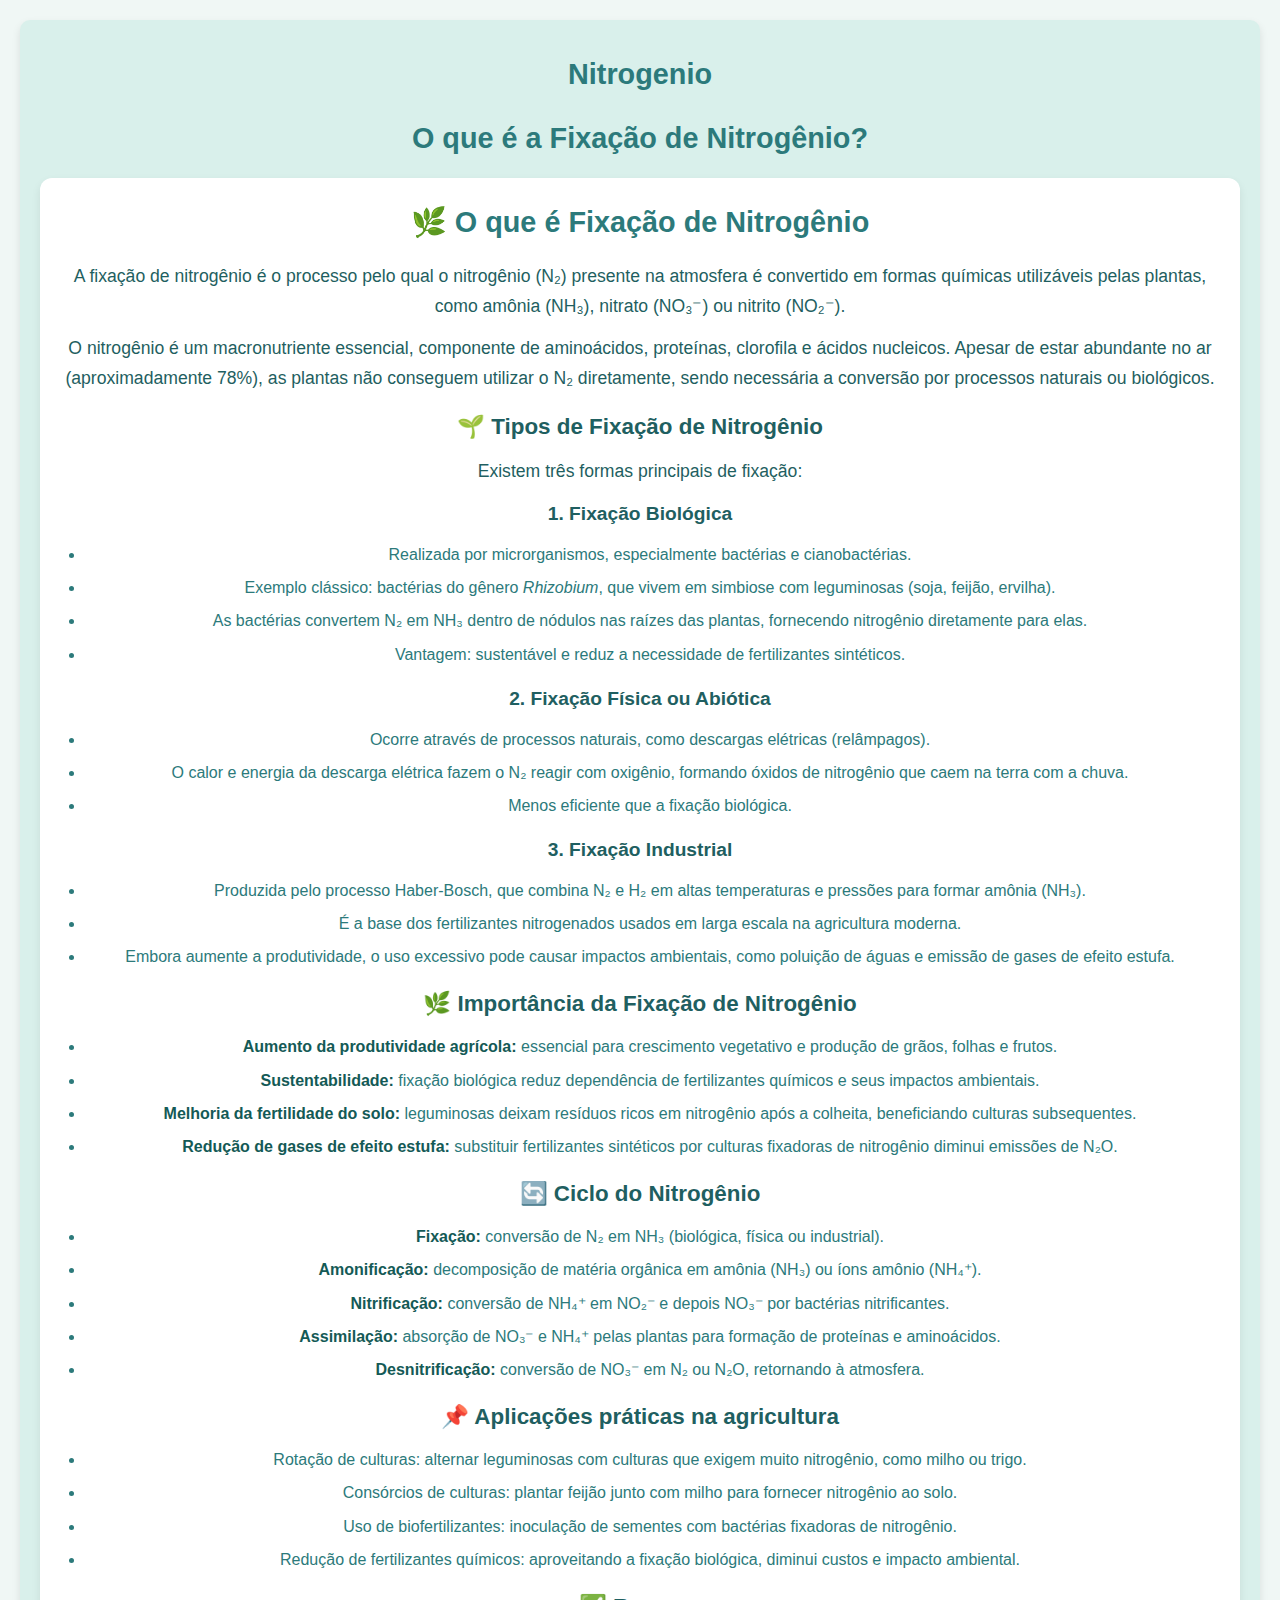
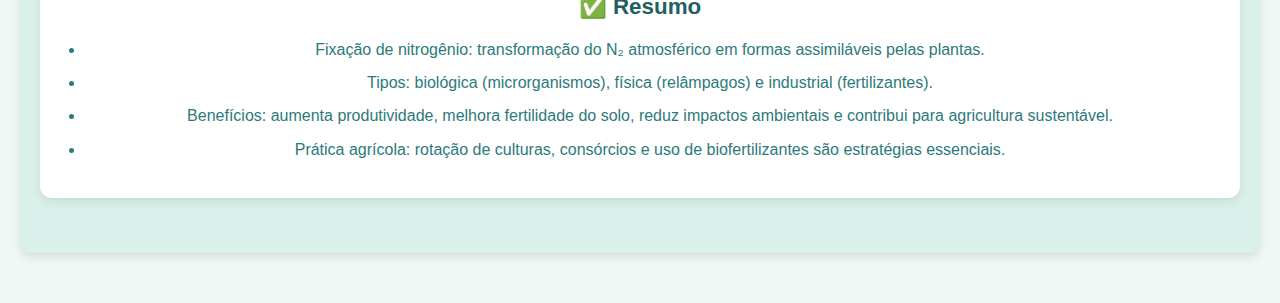
<file: projetos/nitrogenio.html>
<!DOCTYPE html>
<html lang="pt-BR">
<head>
  <meta charset="UTF-8">
  <meta name="viewport" content="width=device-width, initial-scale=1.0">
  <title>Projeto Nitrogênio</title>
  <style>
    /* Reset básico */
    * {
      margin: 0;
      padding: 0;
      box-sizing: border-box;
    }

    /* Corpo da página */
    body {
      font-family: 'Arial', sans-serif;
      background-color: #f0f7f5; /* verde claro suave */
      color: #2c7a7b; /* verde escuro para textos */
      line-height: 1.7;
      padding: 20px;
    }

    /* Cabeçalho */
    header {
      text-align: center;
      background-color: #d9f0eb;
      padding: 30px 20px;
      border-radius: 10px;
      box-shadow: 0 4px 8px rgba(0,0,0,0.1);
      margin-bottom: 30px;
    }

    header h1 {
      font-size: 2em;
      margin-bottom: 10px;
    }

    header p {
      font-size: 1.1em;
      color: #1f5f61;
    }

    /* Conteúdo principal */
    main {
      max-width: 900px;
      margin: 0 auto;
    }

    /* Seções */
    section {
      background: white;
      padding: 20px 25px;
      border-radius: 12px;
      box-shadow: 0 4px 10px rgba(0,0,0,0.08);
      margin-bottom: 25px;
    }

    /* Títulos */
    h2 {
      color: #2c7a7b;
      margin-bottom: 15px;
      font-size: 1.8em;
    }

    h3 {
      color: #1f5f61;
      margin-top: 15px;
      margin-bottom: 10px;
      font-size: 1.4em;
    }

    h4 {
      color: #1f5f61;
      margin-top: 12px;
      margin-bottom: 8px;
      font-size: 1.2em;
    }

    /* Parágrafos e listas */
    p {
      margin-bottom: 12px;
    }

    ul {
      margin: 10px 0 15px 20px;
    }

    li {
      margin-bottom: 6px;
    }

    /* Tabelas */
    table {
      width: 100%;
      border-collapse: collapse;
      margin: 15px 0;
    }

    table th, table td {
      border: 1px solid #2c7a7b;
      padding: 8px 12px;
      text-align: left;
    }

    table th {
      background-color: #d9f0eb;
      color: #2c7a7b;
    }

    /* Links e botões internos */
    a {
      color: #1f5f61;
      text-decoration: none;
    }

    a:hover {
      text-decoration: underline;
    }

    /* Destaques e ênfases */
    strong {
      color: #145a56;
    }

    /* Responsividade */
    @media (max-width: 768px) {
      body {
        padding: 15px;
      }

      header h1 {
        font-size: 1.7em;
      }

      h2 {
        font-size: 1.5em;
      }

      h3 {
        font-size: 1.2em;
      }

      section {
        padding: 15px 20px;
      }
    }
  </style>
</head>
<body>
  <header>
    <h2>Nitrogenio</h2>
    <p class="placeholder">  <h2>O que é a Fixação de Nitrogênio?</h2>
    <p><section id="fixacao-nitrogenio">
  <h2>🌿 O que é Fixação de Nitrogênio</h2>
  <p>A fixação de nitrogênio é o processo pelo qual o nitrogênio (N₂) presente na atmosfera é convertido em formas químicas utilizáveis pelas plantas, como amônia (NH₃), nitrato (NO₃⁻) ou nitrito (NO₂⁻).</p>
  <p>O nitrogênio é um macronutriente essencial, componente de aminoácidos, proteínas, clorofila e ácidos nucleicos. Apesar de estar abundante no ar (aproximadamente 78%), as plantas não conseguem utilizar o N₂ diretamente, sendo necessária a conversão por processos naturais ou biológicos.</p>

  <h3>🌱 Tipos de Fixação de Nitrogênio</h3>
  <p>Existem três formas principais de fixação:</p>

  <h4>1. Fixação Biológica</h4>
  <ul>
    <li>Realizada por microrganismos, especialmente bactérias e cianobactérias.</li>
    <li>Exemplo clássico: bactérias do gênero <em>Rhizobium</em>, que vivem em simbiose com leguminosas (soja, feijão, ervilha).</li>
    <li>As bactérias convertem N₂ em NH₃ dentro de nódulos nas raízes das plantas, fornecendo nitrogênio diretamente para elas.</li>
    <li>Vantagem: sustentável e reduz a necessidade de fertilizantes sintéticos.</li>
  </ul>

  <h4>2. Fixação Física ou Abiótica</h4>
  <ul>
    <li>Ocorre através de processos naturais, como descargas elétricas (relâmpagos).</li>
    <li>O calor e energia da descarga elétrica fazem o N₂ reagir com oxigênio, formando óxidos de nitrogênio que caem na terra com a chuva.</li>
    <li>Menos eficiente que a fixação biológica.</li>
  </ul>

  <h4>3. Fixação Industrial</h4>
  <ul>
    <li>Produzida pelo processo Haber-Bosch, que combina N₂ e H₂ em altas temperaturas e pressões para formar amônia (NH₃).</li>
    <li>É a base dos fertilizantes nitrogenados usados em larga escala na agricultura moderna.</li>
    <li>Embora aumente a produtividade, o uso excessivo pode causar impactos ambientais, como poluição de águas e emissão de gases de efeito estufa.</li>
  </ul>

  <h3>🌿 Importância da Fixação de Nitrogênio</h3>
  <ul>
    <li><strong>Aumento da produtividade agrícola:</strong> essencial para crescimento vegetativo e produção de grãos, folhas e frutos.</li>
    <li><strong>Sustentabilidade:</strong> fixação biológica reduz dependência de fertilizantes químicos e seus impactos ambientais.</li>
    <li><strong>Melhoria da fertilidade do solo:</strong> leguminosas deixam resíduos ricos em nitrogênio após a colheita, beneficiando culturas subsequentes.</li>
    <li><strong>Redução de gases de efeito estufa:</strong> substituir fertilizantes sintéticos por culturas fixadoras de nitrogênio diminui emissões de N₂O.</li>
  </ul>

  <h3>🔄 Ciclo do Nitrogênio</h3>
  <ul>
    <li><strong>Fixação:</strong> conversão de N₂ em NH₃ (biológica, física ou industrial).</li>
    <li><strong>Amonificação:</strong> decomposição de matéria orgânica em amônia (NH₃) ou íons amônio (NH₄⁺).</li>
    <li><strong>Nitrificação:</strong> conversão de NH₄⁺ em NO₂⁻ e depois NO₃⁻ por bactérias nitrificantes.</li>
    <li><strong>Assimilação:</strong> absorção de NO₃⁻ e NH₄⁺ pelas plantas para formação de proteínas e aminoácidos.</li>
    <li><strong>Desnitrificação:</strong> conversão de NO₃⁻ em N₂ ou N₂O, retornando à atmosfera.</li>
  </ul>

  <h3>📌 Aplicações práticas na agricultura</h3>
  <ul>
    <li>Rotação de culturas: alternar leguminosas com culturas que exigem muito nitrogênio, como milho ou trigo.</li>
    <li>Consórcios de culturas: plantar feijão junto com milho para fornecer nitrogênio ao solo.</li>
    <li>Uso de biofertilizantes: inoculação de sementes com bactérias fixadoras de nitrogênio.</li>
    <li>Redução de fertilizantes químicos: aproveitando a fixação biológica, diminui custos e impacto ambiental.</li>
  </ul>

  <h3>✅ Resumo</h3>
  <ul>
    <li>Fixação de nitrogênio: transformação do N₂ atmosférico em formas assimiláveis pelas plantas.</li>
    <li>Tipos: biológica (microrganismos), física (relâmpagos) e industrial (fertilizantes).</li>
    <li>Benefícios: aumenta produtividade, melhora fertilidade do solo, reduz impactos ambientais e contribui para agricultura sustentável.</li>
    <li>Prática agrícola: rotação de culturas, consórcios e uso de biofertilizantes são estratégias essenciais.</li>
  </ul>
    </section>
  </main>
</body>
</html>
</file>
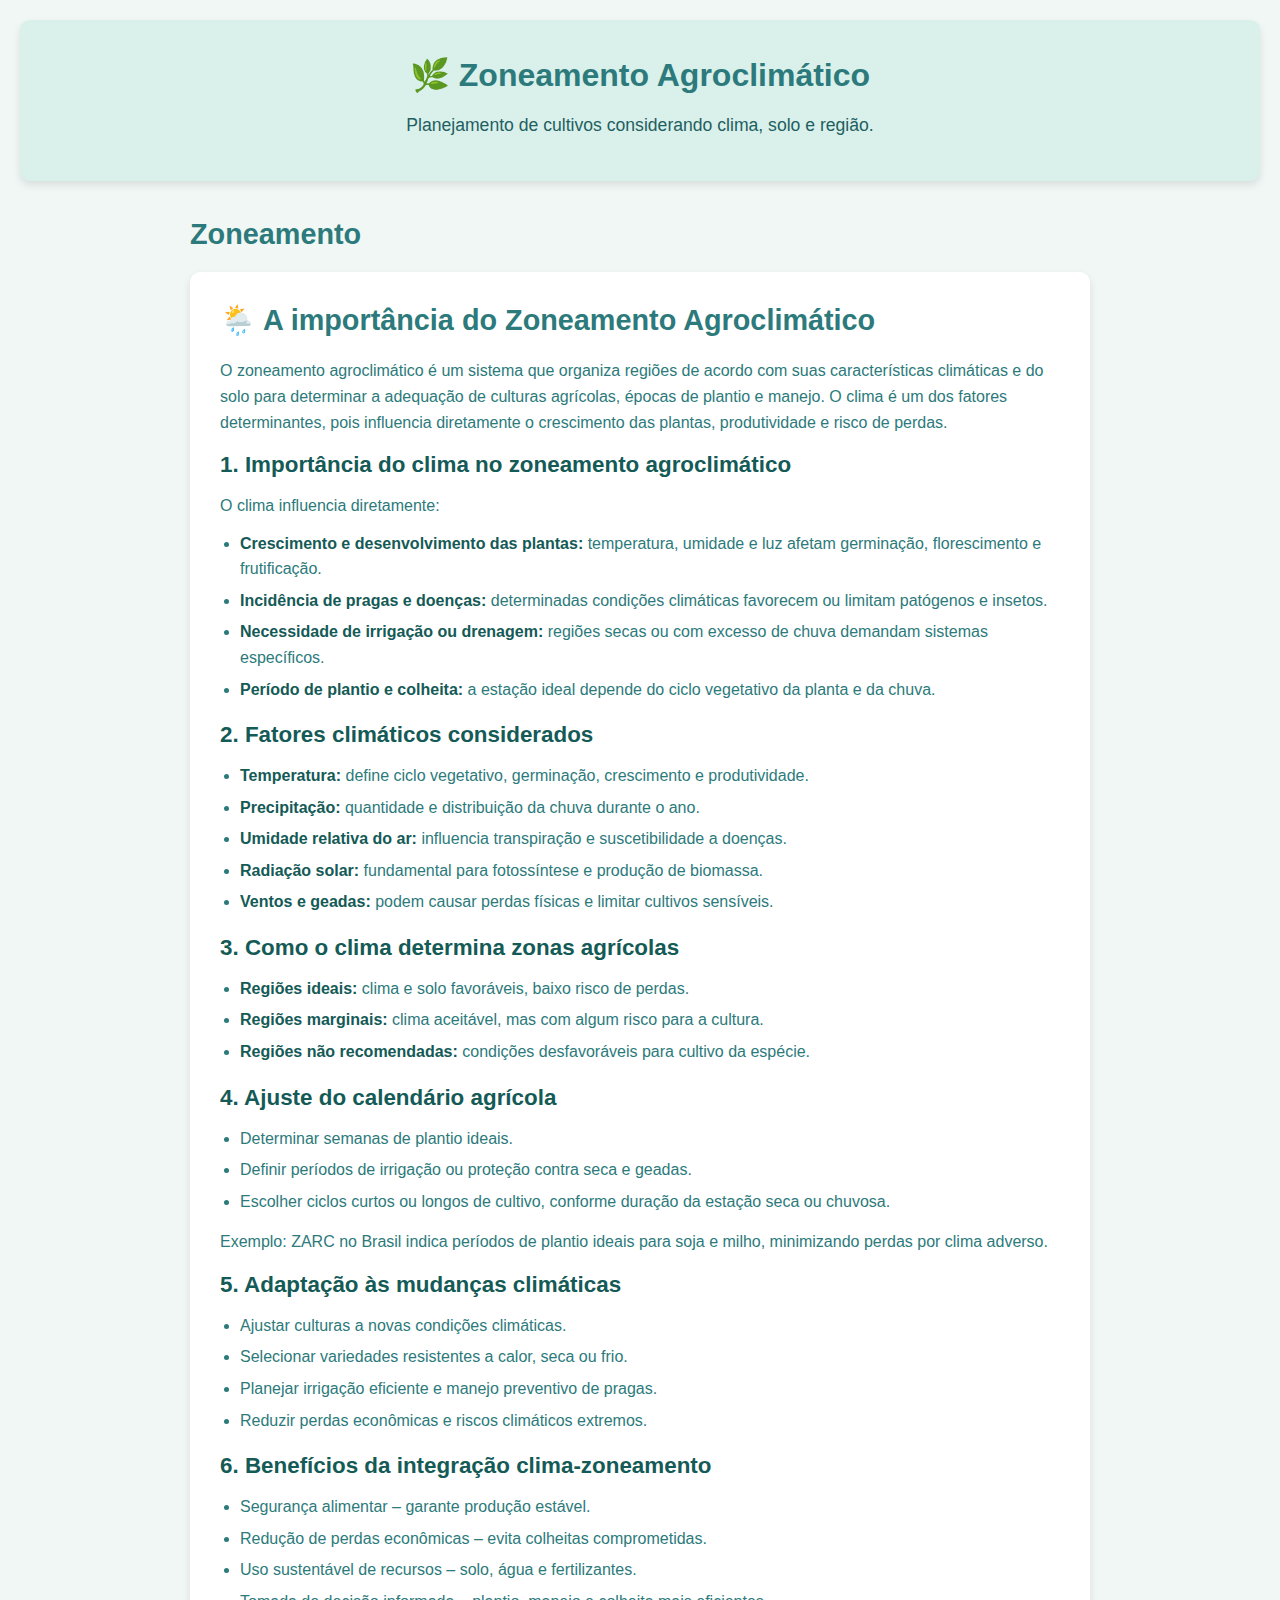
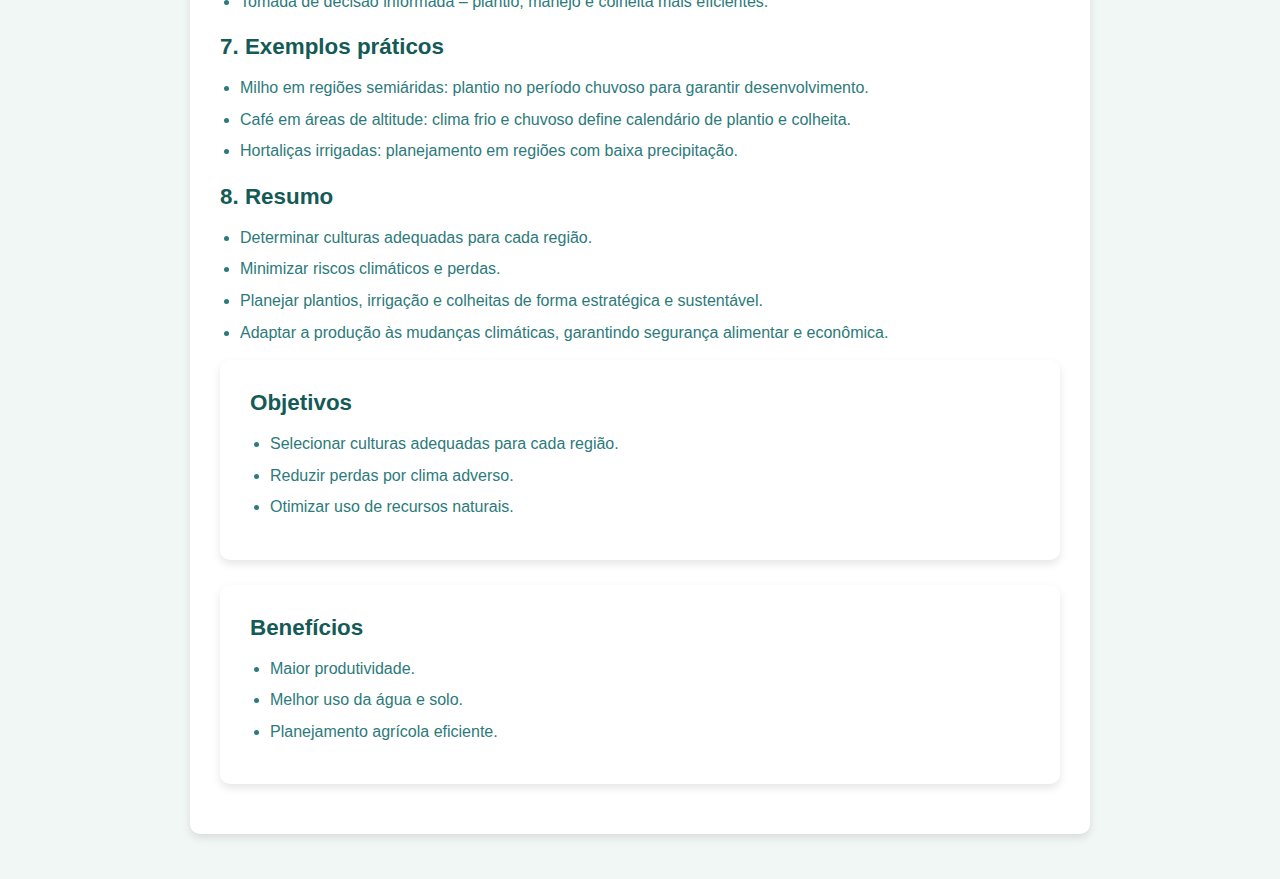
<file: projetos/zoneamento.html>
<!DOCTYPE html>
<html lang="pt-BR">
<head>
<meta charset="UTF-8">
<meta name="viewport" content="width=device-width, initial-scale=1.0">
<title>🌿 Zoneamento Agroclimático</title>
<style>
*{margin:0;padding:0;box-sizing:border-box;}
body{font-family:Arial,sans-serif;background:#f0f7f5;color:#2c7a7b;line-height:1.6;padding:20px;}
header{text-align:center;background:#d9f0eb;padding:30px 20px;border-radius:10px;box-shadow:0 4px 8px rgba(0,0,0,0.1);margin-bottom:30px;}
header h1{font-size:2em;margin-bottom:10px;}
header p{font-size:1.1em;color:#1f5f61;}
main{max-width:900px;margin:0 auto;}
section{background:white;padding:25px 30px;border-radius:10px;box-shadow:0 4px 8px rgba(0,0,0,0.1);margin-bottom:25px;}
h2{color:#2c7a7b;font-size:1.8em;margin-bottom:15px;}
h3{color:#145a56;font-size:1.4em;margin-bottom:10px;}
h4{color:#1f5f61;font-size:1.2em;margin-bottom:8px;}
p{margin-bottom:12px;}
ul{margin:10px 0 15px 20px;}
li{margin-bottom:6px;}
a{text-decoration:none;color:#1f5f61;}
a:hover{text-decoration:underline;}
strong{color:#145a56;}
@media(max-width:768px){body{padding:15px;}header h1{font-size:1.7em;}header p{font-size:1em;}h2{font-size:1.5em;}h3{font-size:1.2em;}section{padding:15px 20px;}}
</style>
</head>
<body>
<header>
<h1>🌿 Zoneamento Agroclimático</h1>
<p>Planejamento de cultivos considerando clima, solo e região.</p>
</header>
<main>
  <h2>Zoneamento</h2>
    <p class="placeholder"><p><section id="clima-zoneamento">
  <h2>🌦️ A importância do Zoneamento Agroclimático</h2>

  <p>O zoneamento agroclimático é um sistema que organiza regiões de acordo com suas características climáticas e do solo para determinar a adequação de culturas agrícolas, épocas de plantio e manejo. O clima é um dos fatores determinantes, pois influencia diretamente o crescimento das plantas, produtividade e risco de perdas.</p>

  <h3>1. Importância do clima no zoneamento agroclimático</h3>
  <p>O clima influencia diretamente:</p>
  <ul>
    <li><strong>Crescimento e desenvolvimento das plantas:</strong> temperatura, umidade e luz afetam germinação, florescimento e frutificação.</li>
    <li><strong>Incidência de pragas e doenças:</strong> determinadas condições climáticas favorecem ou limitam patógenos e insetos.</li>
    <li><strong>Necessidade de irrigação ou drenagem:</strong> regiões secas ou com excesso de chuva demandam sistemas específicos.</li>
    <li><strong>Período de plantio e colheita:</strong> a estação ideal depende do ciclo vegetativo da planta e da chuva.</li>
  </ul>

  <h3>2. Fatores climáticos considerados</h3>
  <ul>
    <li><strong>Temperatura:</strong> define ciclo vegetativo, germinação, crescimento e produtividade.</li>
    <li><strong>Precipitação:</strong> quantidade e distribuição da chuva durante o ano.</li>
    <li><strong>Umidade relativa do ar:</strong> influencia transpiração e suscetibilidade a doenças.</li>
    <li><strong>Radiação solar:</strong> fundamental para fotossíntese e produção de biomassa.</li>
    <li><strong>Ventos e geadas:</strong> podem causar perdas físicas e limitar cultivos sensíveis.</li>
  </ul>

  <h3>3. Como o clima determina zonas agrícolas</h3>
  <ul>
    <li><strong>Regiões ideais:</strong> clima e solo favoráveis, baixo risco de perdas.</li>
    <li><strong>Regiões marginais:</strong> clima aceitável, mas com algum risco para a cultura.</li>
    <li><strong>Regiões não recomendadas:</strong> condições desfavoráveis para cultivo da espécie.</li>
  </ul>

  <h3>4. Ajuste do calendário agrícola</h3>
  <ul>
    <li>Determinar semanas de plantio ideais.</li>
    <li>Definir períodos de irrigação ou proteção contra seca e geadas.</li>
    <li>Escolher ciclos curtos ou longos de cultivo, conforme duração da estação seca ou chuvosa.</li>
  </ul>
  <p>Exemplo: ZARC no Brasil indica períodos de plantio ideais para soja e milho, minimizando perdas por clima adverso.</p>

  <h3>5. Adaptação às mudanças climáticas</h3>
  <ul>
    <li>Ajustar culturas a novas condições climáticas.</li>
    <li>Selecionar variedades resistentes a calor, seca ou frio.</li>
    <li>Planejar irrigação eficiente e manejo preventivo de pragas.</li>
    <li>Reduzir perdas econômicas e riscos climáticos extremos.</li>
  </ul>

  <h3>6. Benefícios da integração clima-zoneamento</h3>
  <ul>
    <li>Segurança alimentar – garante produção estável.</li>
    <li>Redução de perdas econômicas – evita colheitas comprometidas.</li>
    <li>Uso sustentável de recursos – solo, água e fertilizantes.</li>
    <li>Tomada de decisão informada – plantio, manejo e colheita mais eficientes.</li>
  </ul>

  <h3>7. Exemplos práticos</h3>
  <ul>
    <li>Milho em regiões semiáridas: plantio no período chuvoso para garantir desenvolvimento.</li>
    <li>Café em áreas de altitude: clima frio e chuvoso define calendário de plantio e colheita.</li>
    <li>Hortaliças irrigadas: planejamento em regiões com baixa precipitação.</li>
  </ul>

  <h3>8. Resumo</h3>
  <ul>
    <li>Determinar culturas adequadas para cada região.</li>
    <li>Minimizar riscos climáticos e perdas.</li>
    <li>Planejar plantios, irrigação e colheitas de forma estratégica e sustentável.</li>
    <li>Adaptar a produção às mudanças climáticas, garantindo segurança alimentar e econômica.</li>
  </ul>
<section>
<h3>Objetivos</h3>
<ul>
<li>Selecionar culturas adequadas para cada região.</li>
<li>Reduzir perdas por clima adverso.</li>
<li>Otimizar uso de recursos naturais.</li>
</ul>
</section>
<section>
<h3>Benefícios</h3>
<ul>
<li>Maior produtividade.</li>
<li>Melhor uso da água e solo.</li>
<li>Planejamento agrícola eficiente.</li>
</ul>
</section>
</main>
</body>
</html>
</file>
<file: style.css>
/* ===== Fundo e Container ===== */
.container {
  position: fixed;
  inset: 0;
  z-index: -1;
  overflow: hidden;
  pointer-events: none;
  background: #000;
}

/* ===== Estilo Base ===== */
body {
  font-family: Arial, sans-serif;
  margin: 0;
  padding: 0;
  line-height: 1.6;
  background: #f9f9f9;
  color: #222;
  transition: background 0.3s, color 0.3s;
}

header {
  background: #0056a6;
  color: #fff;
  padding: 15px;
  text-align: center;
  border-radius: 0 0 8px 8px;
}

main {
  max-width: 900px;
  margin: auto;
  padding: 20px;
  position: relative;
  z-index: 1;
}

article {
  background: #fff;
  padding: 20px;
  border-radius: 8px;
  box-shadow: 0 2px 5px rgba(0,0,0,0.1);
  white-space: pre-line;
}

/* ===== Botão Moderno ===== */
.button {
  height: 55px;
  width: 180px;
  display: flex;
  align-items: center;
  justify-content: center;
  border-radius: 50px;
  border: none;
  color: white;
  font-size: 17px;
  font-weight: 600;
  text-transform: uppercase;
  font-family: "Montserrat", sans-serif;
  text-decoration: none;
  cursor: pointer;
  background: linear-gradient(90deg, #fdec53, #f441a5, #b81fff, #5f03f4);
  background-size: 400%;
  animation: gradientAnimate 6s ease infinite;
  transition: transform 0.2s ease, box-shadow 0.3s ease;
  position: relative;
  overflow: hidden;
  margin: auto;
}

.button:hover {
  transform: scale(1.05);
  box-shadow: 0 0 20px rgba(255, 200, 50, 0.7), 0 0 40px rgba(255, 50, 150, 0.4);
  animation: gradientAnimate 3s ease infinite;
}

.button::before {
  content: "";
  position: absolute;
  top: -50%;
  left: -50%;
  width: 200%;
  height: 200%;
  background: inherit;
  filter: blur(25px);
  opacity: 0;
  transition: opacity 0.3s ease;
  z-index: 0;
}

.button:hover::before {
  opacity: 0.6;
  animation: gradientAnimate 3s linear infinite;
}

.button span {
  position: relative;
  z-index: 1;
}

@keyframes gradientAnimate {
  0% { background-position: 0% 50%; }
  50% { background-position: 100% 50%; }
  100% { background-position: 0% 50%; }
}

/* ===== Tema Escuro ===== */
body.dark {
  background: #181a1b;
  color: #eaeaea;
}

body.dark header {
  background: #222;
}

body.dark article {
  background: #242526;
  color: #eaeaea;
}

body.dark input, body.dark select {
  background: #333;
  color: #eaeaea;
  border: 1px solid #555;
}

/* ===== Estilo Cyber White ===== */
.cyber-box {
  position: relative;
  max-width: 600px;
  margin: 30px auto;
  font-family: monospace;
  padding: 20px;
  background: #000;
  border: 2px solid #fff;
  border-radius: 12px;
  overflow: hidden;
  box-shadow: 0 0 20px rgba(255,255,255,0.3);
}

.cyber-box input, .cyber-box select {
  width: 100%;
  background: transparent;
  color: #fff;
  font-size: 1rem;
  border: 2px solid #fff;
  border-radius: 6px;
  padding: 10px;
  margin-top: 8px;
}

.cyber-box label {
  color: #fff;
  font-weight: bold;
  display: flex;
  align-items: center;
  gap: 5px;
  font-size: 0.9rem;
}

.cyber-box select {
  margin-top: 12px;
}

/* ===== Meteoros ===== */
.meteor {
  position: absolute;
  width: 4px;
  height: 12px;
  background: orange;
  border-radius: 50%;
  opacity: 0.9;
  pointer-events: none;
}
</file>
